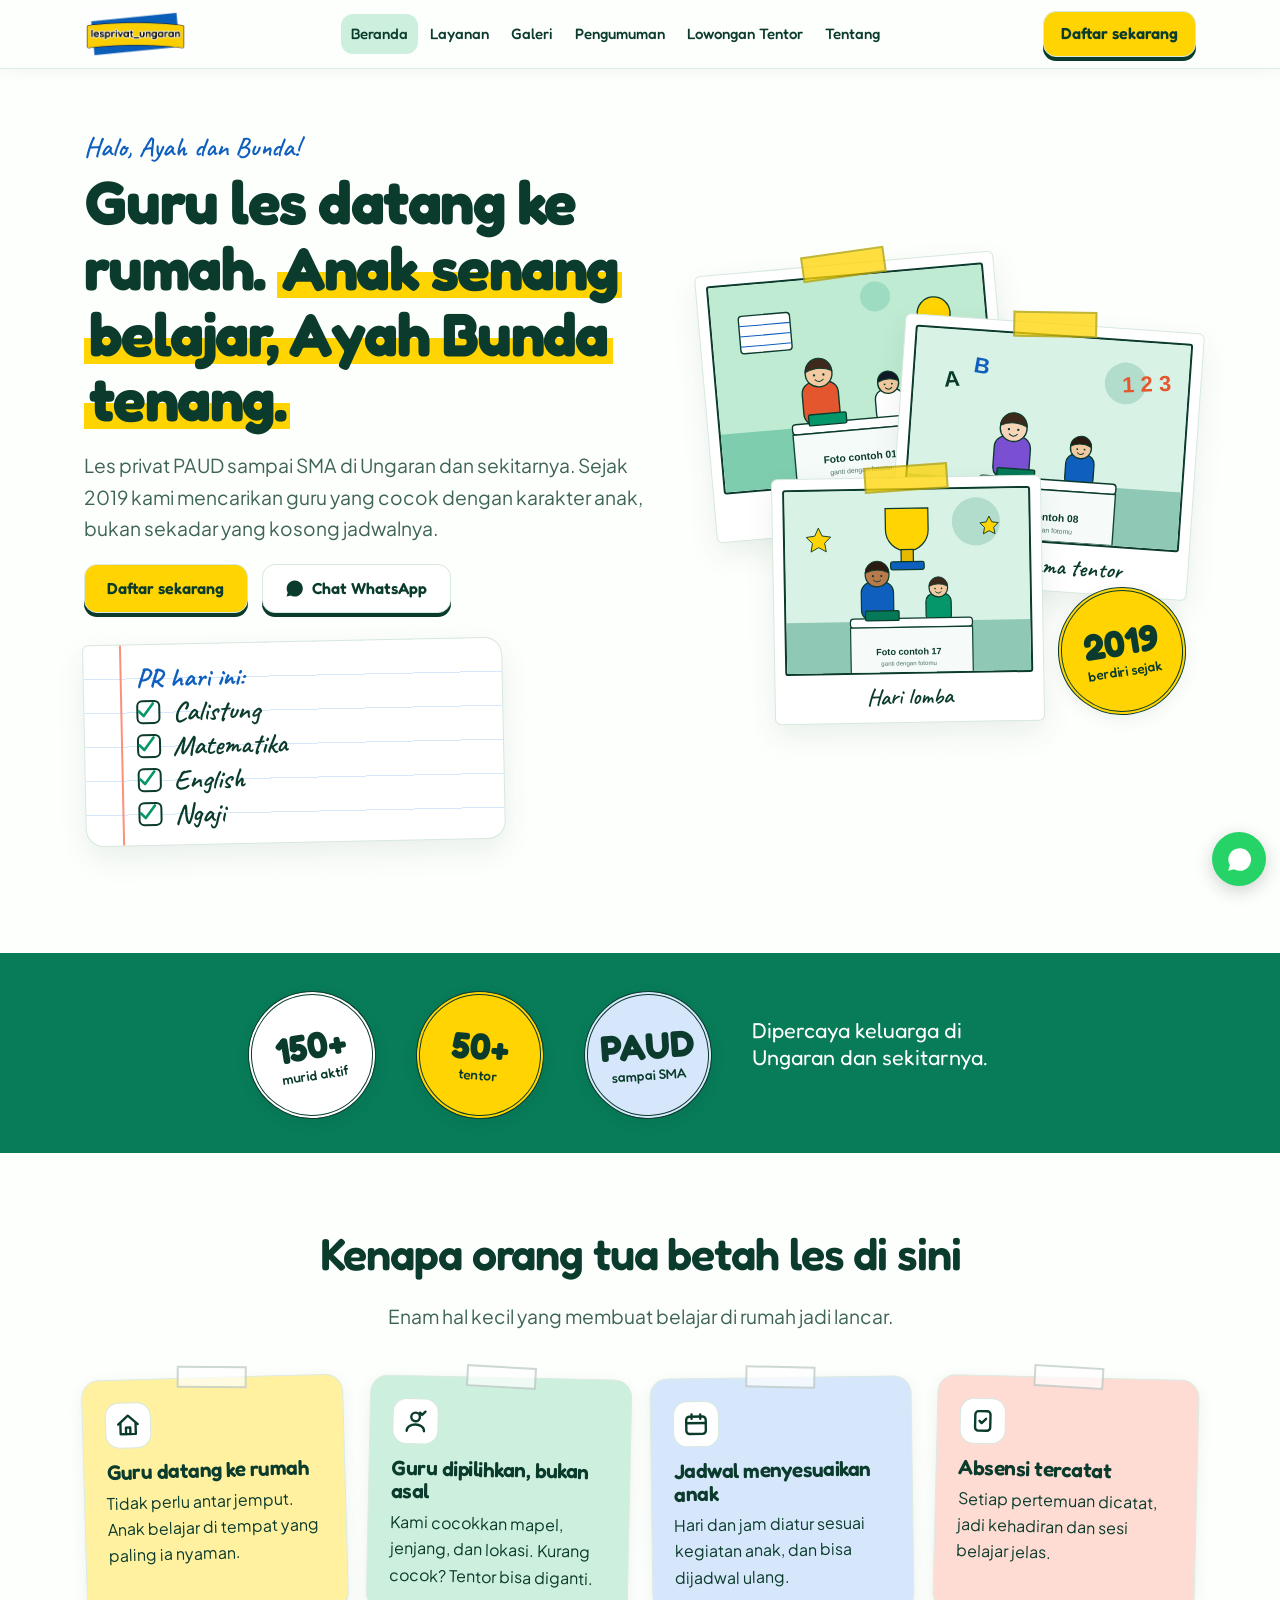
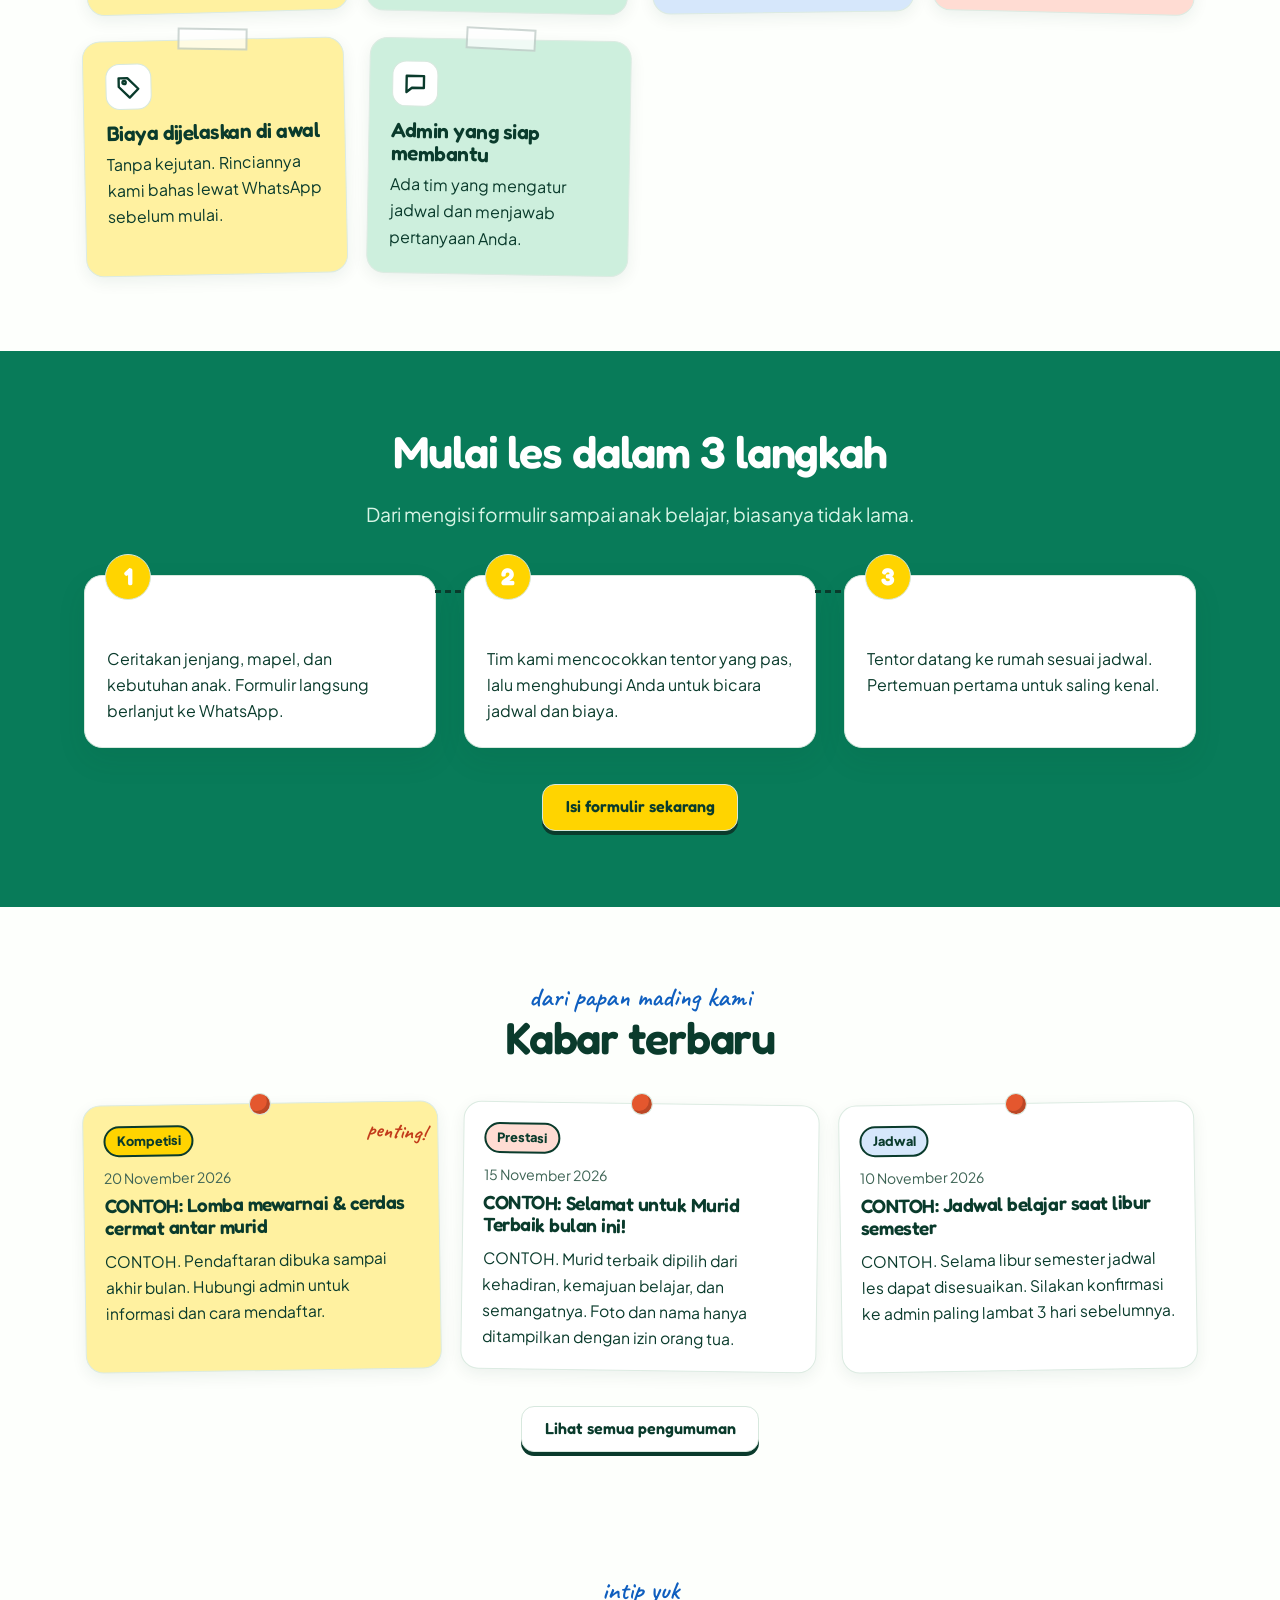
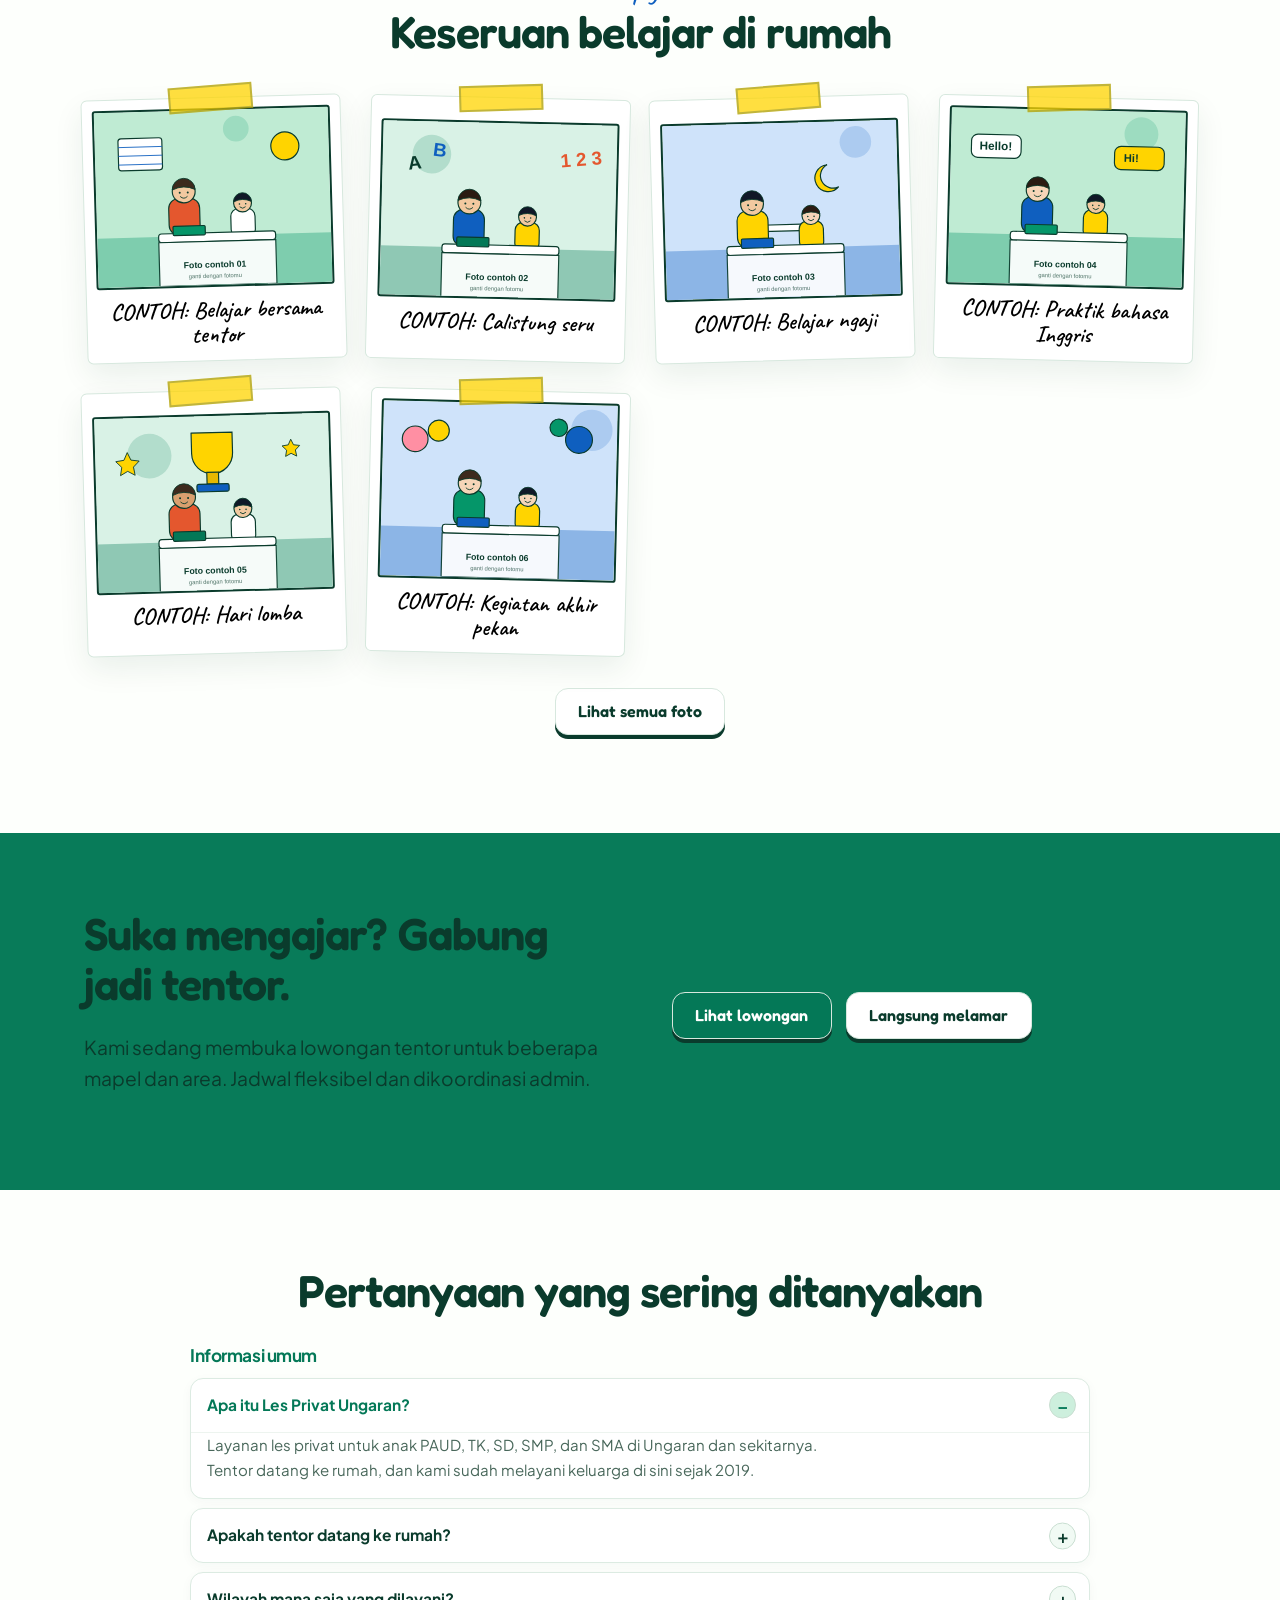
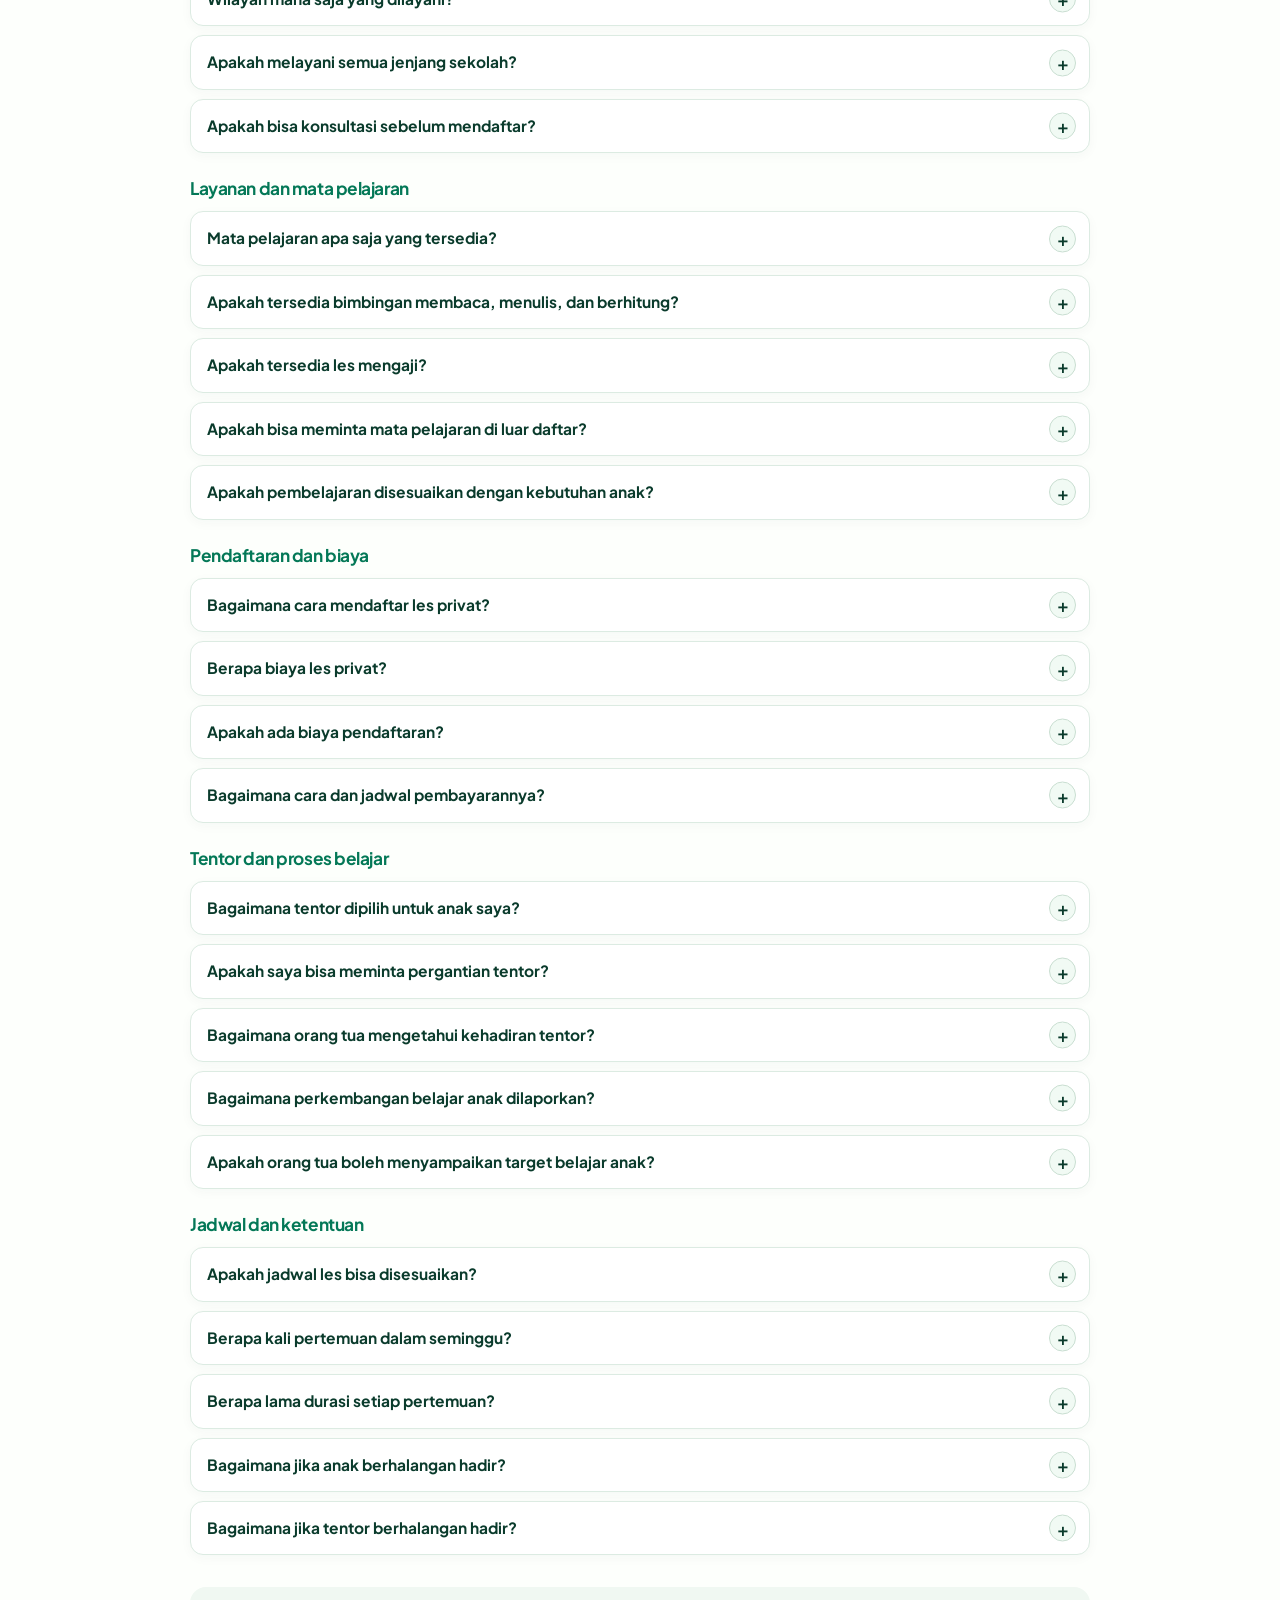
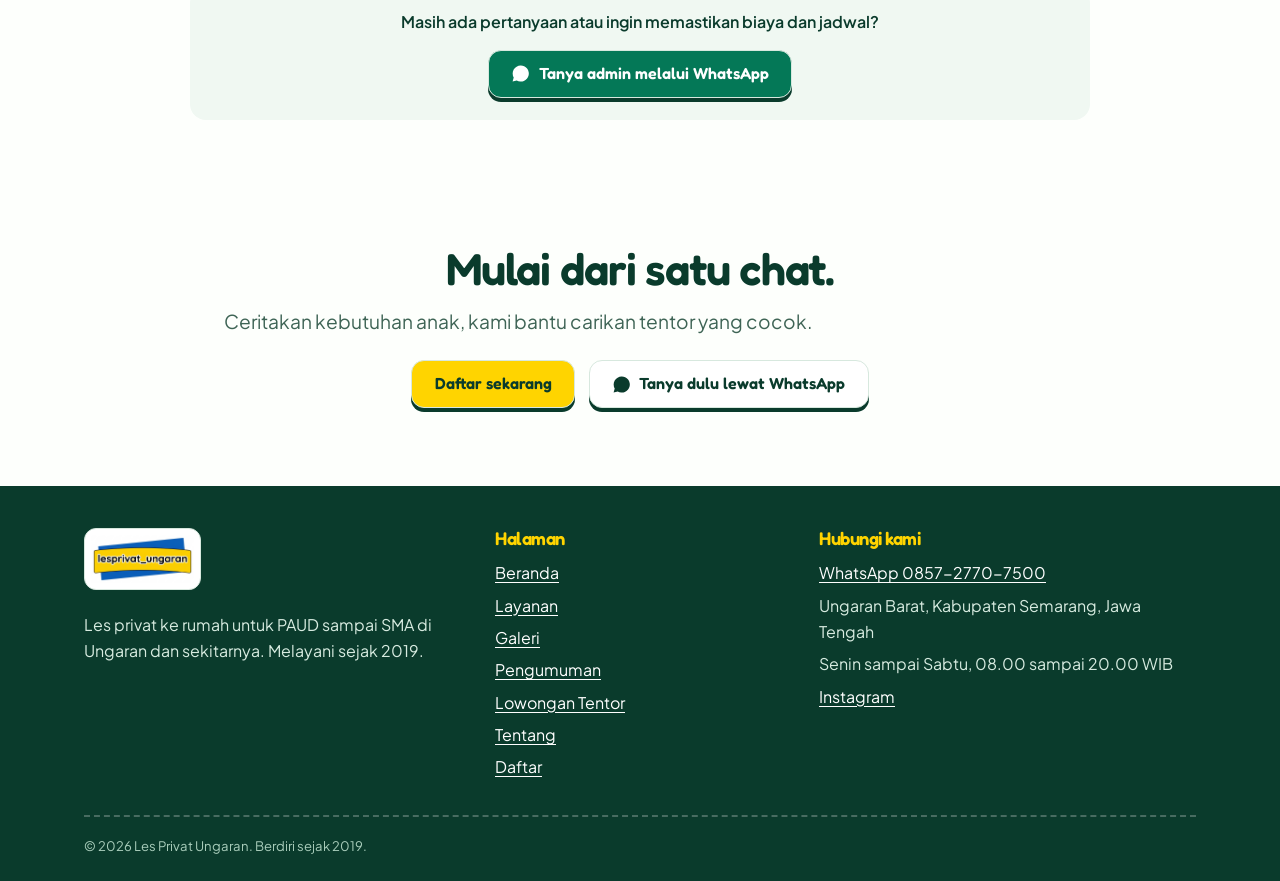
<file: index.html>
<!doctype html>
<html lang="id">
<head>
<meta charset="utf-8">
<meta name="viewport" content="width=device-width, initial-scale=1">
<title>Les Privat Ungaran | Guru Les Datang ke Rumah, PAUD sampai SMA</title>
<meta name="description" content="Les privat ke rumah di Ungaran dan sekitarnya untuk PAUD, TK, SD, SMP, dan SMA. Guru dipilihkan sesuai kebutuhan anak, jadwal fleksibel. Berdiri sejak 2019.">
<meta name="theme-color" content="#047857">
<meta property="og:type" content="website">
<meta property="og:title" content="Les Privat Ungaran | Guru Les Datang ke Rumah, PAUD sampai SMA">
<meta property="og:description" content="Les privat ke rumah di Ungaran dan sekitarnya untuk PAUD, TK, SD, SMP, dan SMA. Guru dipilihkan sesuai kebutuhan anak, jadwal fleksibel. Berdiri sejak 2019.">
<meta property="og:locale" content="id_ID">
<meta property="og:image" content="https://lesprivatungaran.my.id/assets/img/logo.png">
<link rel="icon" href="assets/img/favicon.svg" type="image/svg+xml">
<link rel="preconnect" href="https://fonts.googleapis.com">
<link rel="preconnect" href="https://fonts.gstatic.com" crossorigin>
<link href="https://fonts.googleapis.com/css2?family=Caveat:wght@600;700&family=Fredoka:wght@500;600;700&family=Plus+Jakarta+Sans:wght@500;600;700;800&display=swap" rel="stylesheet">
<link rel="stylesheet" href="assets/css/style.css">
<script type="application/ld+json">
{"@context":"https://schema.org","@type":"EducationalOrganization","name":"Les Privat Ungaran","url":"https://lesprivatungaran.my.id","description":"Les privat ke rumah untuk PAUD sampai SMA di Ungaran dan sekitarnya.","foundingDate":"2019","areaServed":"Ungaran, Kabupaten Semarang","address":{"@type":"PostalAddress","addressLocality":"Ungaran","addressRegion":"Jawa Tengah","addressCountry":"ID"}}
</script>
</head>
<body data-page="index">
<main id="isi">
<section class="hero">
 <div class="wrap hero-grid">
  <div>
   <span class="hand">Halo, Ayah dan Bunda!</span>
   <h1>Guru les datang ke rumah. <span class="marker">Anak senang belajar, Ayah Bunda tenang.</span></h1>
   <p class="lead">Les privat PAUD sampai SMA di Ungaran dan sekitarnya. Sejak <span data-site="sejak">2019</span> kami mencarikan guru yang cocok dengan karakter anak, bukan sekadar yang kosong jadwalnya.</p>
   <div class="btn-row">
    <a class="btn" href="daftar.html">Daftar sekarang</a>
    <a class="btn btn-white" data-wa="Halo, saya ingin bertanya tentang les privat." href="#">Chat WhatsApp</a>
   </div>
   <div class="pr-sheet" aria-label="Contoh mata pelajaran">
    <p class="pr-title">PR hari ini:</p>
    <ul class="pr-list">
     <li><span class="pr-check"><svg viewBox="0 0 34 34"><path d="M6 19l8 8L30 6"/></svg></span>Calistung</li>
     <li><span class="pr-check"><svg viewBox="0 0 34 34"><path d="M6 19l8 8L30 6"/></svg></span>Matematika</li>
     <li><span class="pr-check"><svg viewBox="0 0 34 34"><path d="M6 19l8 8L30 6"/></svg></span>English</li>
     <li><span class="pr-check"><svg viewBox="0 0 34 34"><path d="M6 19l8 8L30 6"/></svg></span>Ngaji</li>
    </ul>
   </div>
  </div>
  <div class="stack" data-render="galeri-hero" aria-label="Foto kegiatan belajar">
   <div class="stamp"><b data-site="sejak">2019</b><small>berdiri sejak</small></div>
  </div>
 </div>
</section>

<section class="band">
 <div class="wrap stamps">
  <div class="stamp"><b><span data-site="murid">150</span>+</b><small>murid aktif</small></div>
  <div class="stamp"><b><span data-site="tentor">50</span>+</b><small>tentor</small></div>
  <div class="stamp"><b>PAUD</b><small>sampai SMA</small></div>
  <p class="stamp-text">Dipercaya keluarga di Ungaran dan sekitarnya.</p>
 </div>
</section>

<section class="section">
 <div class="wrap">
  <div class="center">
   <h2>Kenapa orang tua betah les di sini</h2>
   <p class="lead">Enam hal kecil yang membuat belajar di rumah jadi lancar.</p>
  </div>
  <div class="notes">
   <div class="note"><div class="ico"><svg viewBox="0 0 24 24" aria-hidden="true"><path d="M3 11l9-8 9 8"/><path d="M5 10v10h14V10"/><path d="M10 20v-6h4v6"/></svg></div><h3>Guru datang ke rumah</h3><p>Tidak perlu antar jemput. Anak belajar di tempat yang paling ia nyaman.</p></div>
   <div class="note"><div class="ico"><svg viewBox="0 0 24 24" aria-hidden="true"><circle cx="12" cy="8" r="4"/><path d="M4 21c0-4 4-6 8-6s8 2 8 6"/><path d="M16 4l2 2 3-3" /></svg></div><h3>Guru dipilihkan, bukan asal</h3><p>Kami cocokkan mapel, jenjang, dan lokasi. Kurang cocok? Tentor bisa diganti.</p></div>
   <div class="note"><div class="ico"><svg viewBox="0 0 24 24" aria-hidden="true"><rect x="3" y="5" width="18" height="16" rx="3"/><path d="M8 3v4M16 3v4M3 11h18"/></svg></div><h3>Jadwal menyesuaikan anak</h3><p>Hari dan jam diatur sesuai kegiatan anak, dan bisa dijadwal ulang.</p></div>
   <div class="note"><div class="ico"><svg viewBox="0 0 24 24" aria-hidden="true"><rect x="5" y="3" width="14" height="18" rx="3"/><path d="M9 12l2 2 4-4"/></svg></div><h3>Absensi tercatat</h3><p>Setiap pertemuan dicatat, jadi kehadiran dan sesi belajar jelas.</p></div>
   <div class="note"><div class="ico"><svg viewBox="0 0 24 24" aria-hidden="true"><path d="M3 12V4h8l10 10-8 8z"/><circle cx="8" cy="8" r="1.5"/></svg></div><h3>Biaya dijelaskan di awal</h3><p>Tanpa kejutan. Rinciannya kami bahas lewat WhatsApp sebelum mulai.</p></div>
   <div class="note"><div class="ico"><svg viewBox="0 0 24 24" aria-hidden="true"><path d="M4 5h16v11H9l-5 4z"/></svg></div><h3>Admin yang siap membantu</h3><p>Ada tim yang mengatur jadwal dan menjawab pertanyaan Anda.</p></div>
  </div>
 </div>
</section>

<section class="band section">
 <div class="wrap center">
  <h2>Mulai les dalam 3 langkah</h2>
  <p class="lead">Dari mengisi formulir sampai anak belajar, biasanya tidak lama.</p>
  <ol class="steps" style="text-align:left;--n:3">
   <li><h3>Isi formulir</h3><p style="color:var(--ink)">Ceritakan jenjang, mapel, dan kebutuhan anak. Formulir langsung berlanjut ke WhatsApp.</p></li>
   <li><h3>Kami carikan tentor</h3><p style="color:var(--ink)">Tim kami mencocokkan tentor yang pas, lalu menghubungi Anda untuk bicara jadwal dan biaya.</p></li>
   <li><h3>Belajar dimulai</h3><p style="color:var(--ink)">Tentor datang ke rumah sesuai jadwal. Pertemuan pertama untuk saling kenal.</p></li>
  </ol>
  <div class="btn-row" style="justify-content:center;margin-top:36px"><a class="btn" href="daftar.html">Isi formulir sekarang</a></div>
 </div>
</section>

<section class="section">
 <div class="wrap">
  <div class="center">
   <span class="hand">dari papan mading kami</span>
   <h2>Kabar terbaru</h2>
  </div>
  <div class="mading" data-render="pengumuman-terbaru"></div>
  <div class="btn-row" style="justify-content:center;margin-top:34px"><a class="btn btn-white" href="pengumuman.html">Lihat semua pengumuman</a></div>
 </div>
</section>

<section class="section-tight">
 <div class="wrap">
  <div class="center">
   <span class="hand">intip yuk</span>
   <h2>Keseruan belajar di rumah</h2>
  </div>
  <div class="preview-grid" data-render="galeri-preview"></div>
  <div class="btn-row" style="justify-content:center;margin-top:34px"><a class="btn btn-white" href="galeri.html">Lihat semua foto</a></div>
 </div>
</section>

<section class="band band-yellow section" style="margin-top:50px">
 <div class="wrap two-col" style="align-items:center">
  <div>
   <h2>Suka mengajar? Gabung jadi tentor.</h2>
   <p class="lead" style="color:var(--ink)">Kami sedang membuka lowongan tentor untuk beberapa mapel dan area. Jadwal fleksibel dan dikoordinasi admin.</p>
  </div>
  <div class="btn-row" style="justify-content:flex-start"><a class="btn btn-green" href="lowongan.html">Lihat lowongan</a><a class="btn btn-white" href="daftar.html#tentor">Langsung melamar</a></div>
 </div>
</section>

<section class="section">
 <div class="wrap">
  <div class="center"><h2>Pertanyaan yang sering ditanyakan</h2></div>
  <div class="faq" data-render="faq"></div>
 </div>
</section>

<section class="section-tight">
 <div class="wrap cta-block">
  <h2>Mulai dari satu chat.</h2>
  <p class="lead">Ceritakan kebutuhan anak, kami bantu carikan tentor yang cocok.</p>
  <div class="btn-row"><a class="btn" href="daftar.html">Daftar sekarang</a><a class="btn btn-white" data-wa="Halo, saya ingin bertanya tentang les privat." href="#">Tanya dulu lewat WhatsApp</a></div>
 </div>
</section>
</main>
<script src="data/site.js"></script>
<script src="assets/js/main.js"></script>
</body>
</html>
</file>
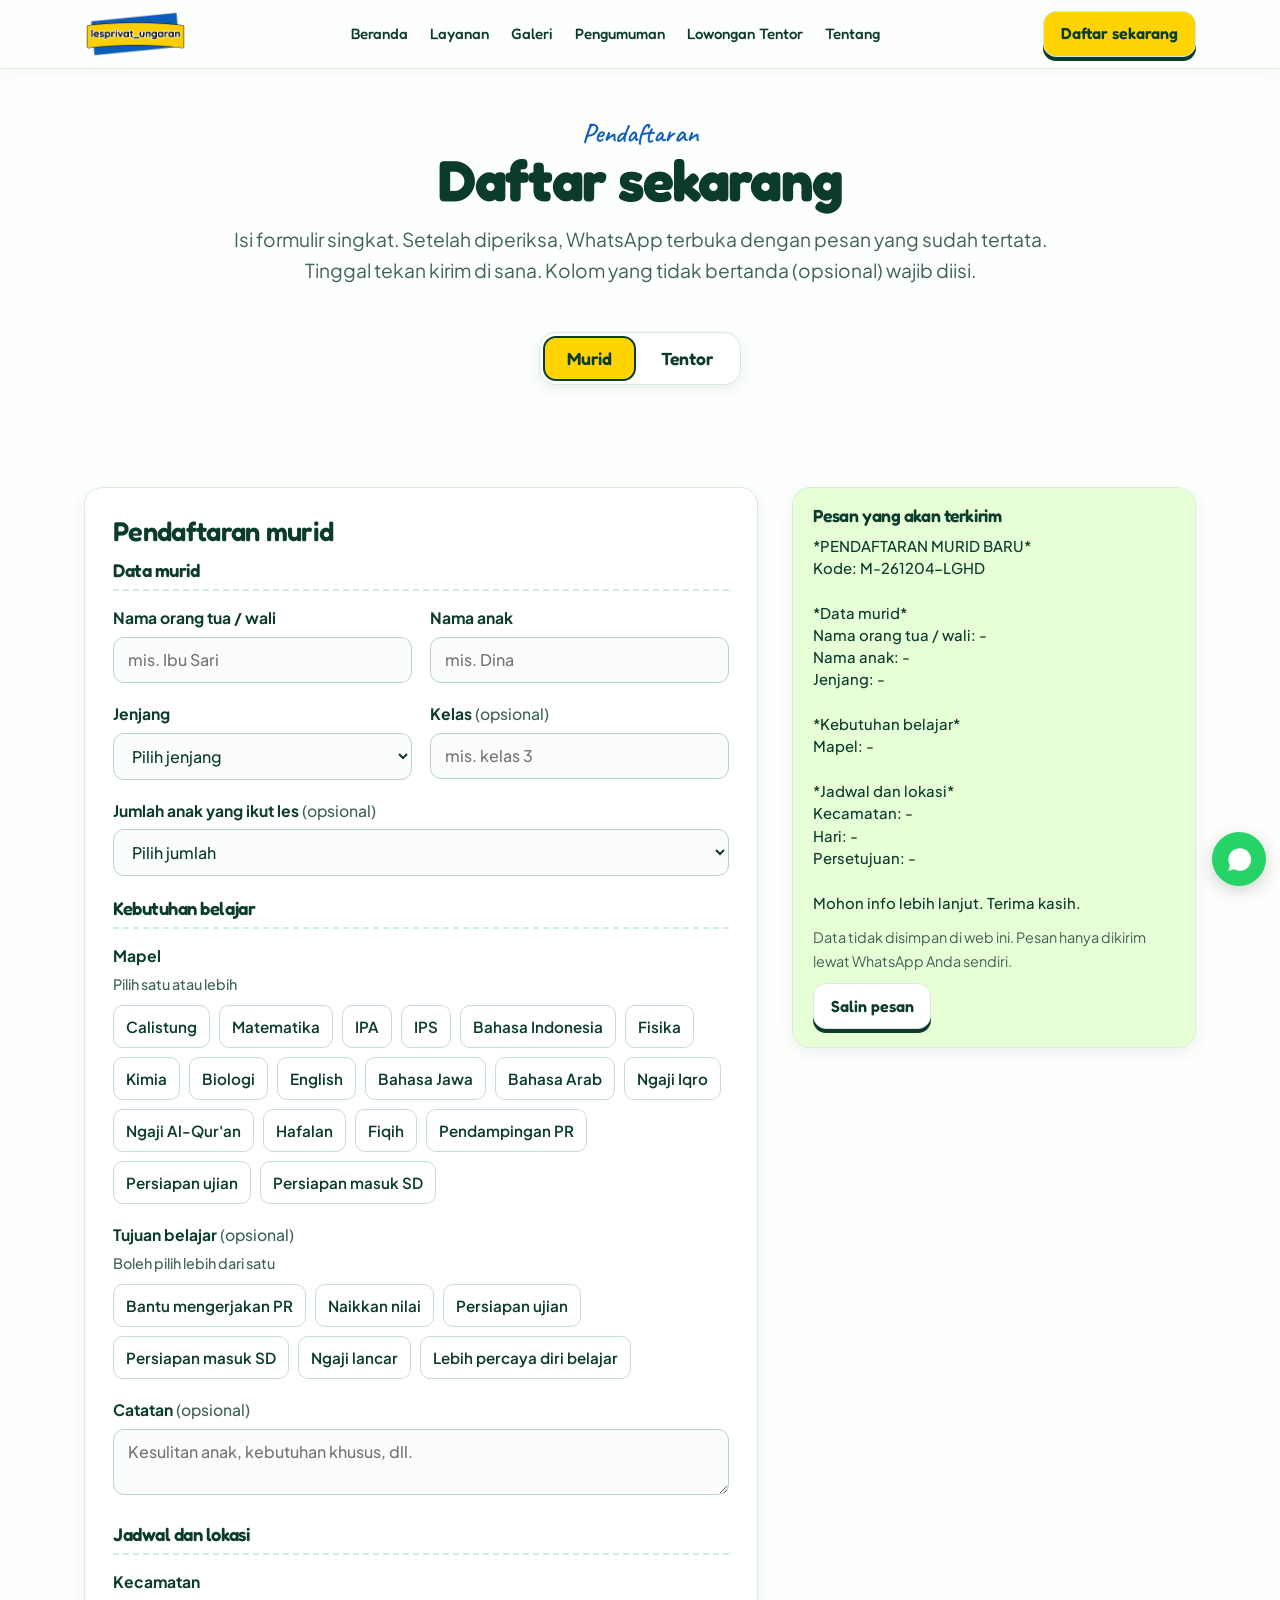
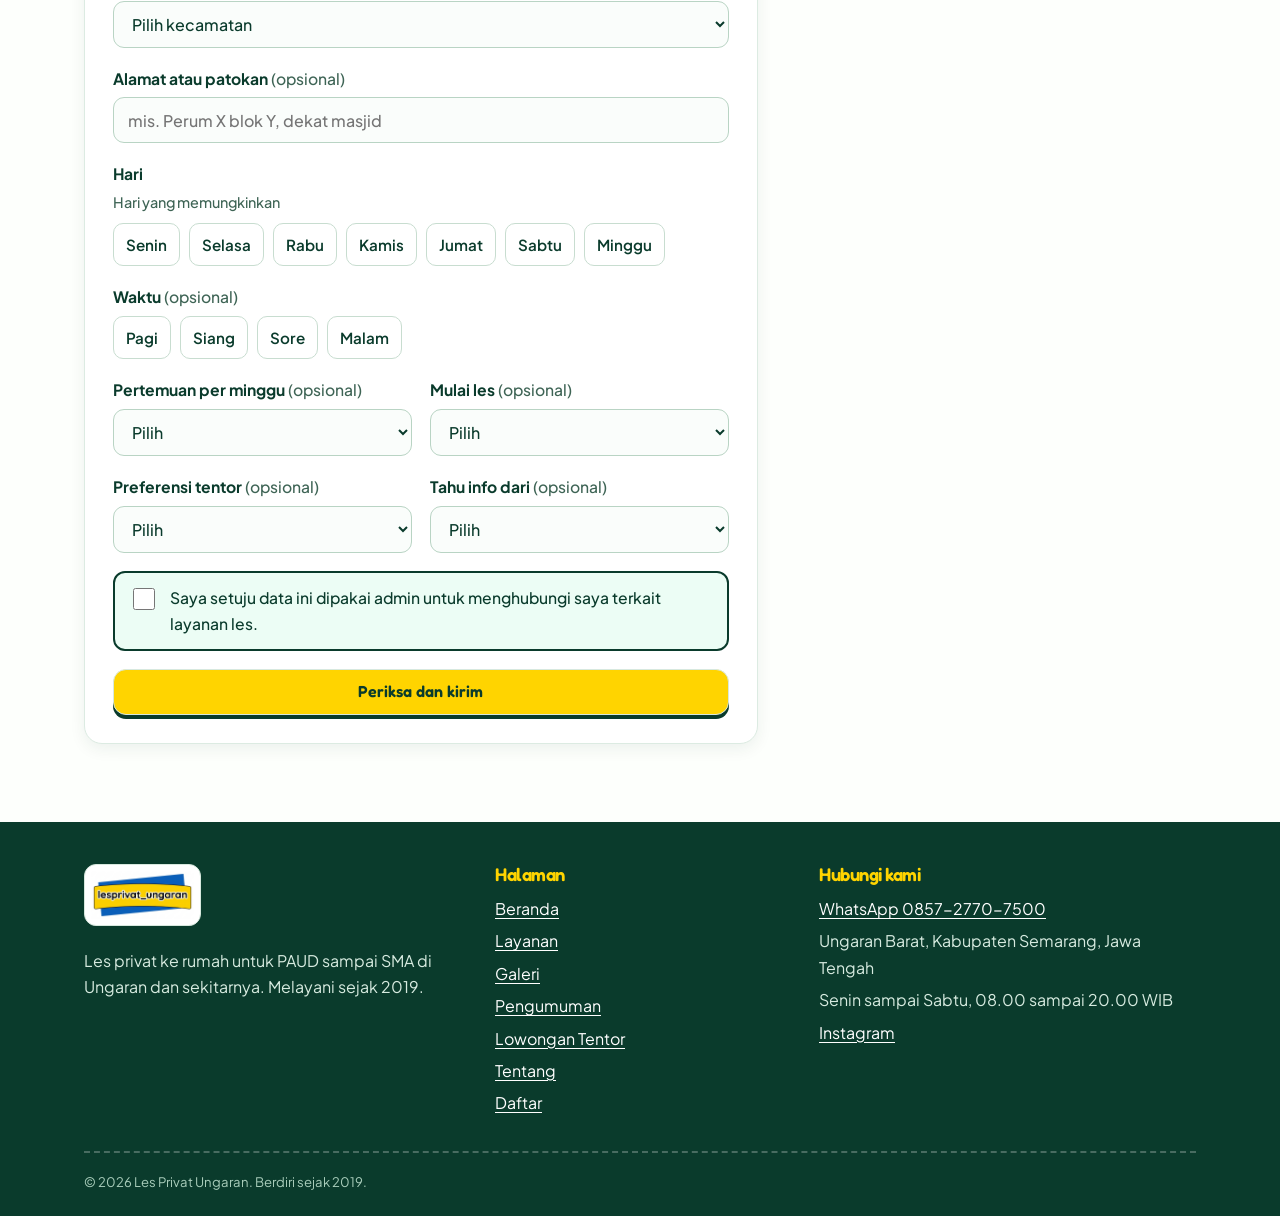
<file: daftar.html>
<!doctype html>
<html lang="id">
<head>
<meta charset="utf-8">
<meta name="viewport" content="width=device-width, initial-scale=1">
<title>Daftar Les Privat atau Jadi Tentor | Les Privat Ungaran</title>
<meta name="description" content="Daftar les privat untuk anak atau lamar jadi tentor. Isi formulir, lalu lanjut ke WhatsApp dengan pesan yang sudah tertata.">
<meta name="theme-color" content="#047857">
<meta property="og:type" content="website">
<meta property="og:title" content="Daftar Les Privat atau Jadi Tentor | Les Privat Ungaran">
<meta property="og:description" content="Daftar les privat untuk anak atau lamar jadi tentor. Isi formulir, lalu lanjut ke WhatsApp dengan pesan yang sudah tertata.">
<meta property="og:locale" content="id_ID">
<meta property="og:image" content="https://lesprivatungaran.my.id/assets/img/logo.png">
<link rel="icon" href="assets/img/favicon.svg" type="image/svg+xml">
<link rel="preconnect" href="https://fonts.googleapis.com">
<link rel="preconnect" href="https://fonts.gstatic.com" crossorigin>
<link href="https://fonts.googleapis.com/css2?family=Caveat:wght@600;700&family=Fredoka:wght@500;600;700&family=Plus+Jakarta+Sans:wght@500;600;700;800&display=swap" rel="stylesheet">
<link rel="stylesheet" href="assets/css/style.css">
</head>
<body data-page="daftar">
<main id="isi">
<section class="page-head"><div class="wrap center">
 <span class="hand crumb">Pendaftaran</span>
 <h1>Daftar sekarang</h1>
 <p class="lead">Isi formulir singkat. Setelah diperiksa, WhatsApp terbuka dengan pesan yang sudah tertata. Tinggal tekan kirim di sana. Kolom yang tidak bertanda (opsional) wajib diisi.</p>
 <div class="tabs" role="tablist" aria-label="Jenis pendaftaran">
  <button class="tab" role="tab" type="button" data-tab="murid" aria-selected="true">Murid</button>
  <button class="tab" role="tab" type="button" data-tab="tentor" aria-selected="false">Tentor</button>
 </div>
</div></section>

<section class="section-tight"><div class="wrap form-layout">
 <div>
  <div class="form-paper" data-panel="murid">
   <h2>Pendaftaran murid</h2>
   <form data-wa-form data-prefix="M" data-title="PENDAFTARAN MURID BARU" data-next="Admin menghubungi Anda lewat WhatsApp untuk mencarikan tentor dan membahas jadwal serta biaya." novalidate>
 <div class="form-error" role="alert" hidden></div>
 <input type="text" class="hp" name="website" tabindex="-1" autocomplete="off" aria-hidden="true">
 <section data-step data-step-title="Data murid"><h3 class="step-title">Data murid</h3>
  <div class="row2"><div class="field"><label for="ortu">Nama orang tua / wali</label><input type="text" id="ortu" name="ortu" data-label="Nama orang tua / wali" placeholder="mis. Ibu Sari" required></div><div class="field"><label for="anak">Nama anak</label><input type="text" id="anak" name="anak" data-label="Nama anak" placeholder="mis. Dina" required></div></div>
  <div class="row2"><div class="field"><label for="jenjang">Jenjang</label><select id="jenjang" name="jenjang" data-label="Jenjang" required><option value="">Pilih jenjang</option><option>PAUD</option><option>TK</option><option>SD</option><option>SMP</option><option>SMA</option></select></div><div class="field"><label for="kelas">Kelas <span class="opt">(opsional)</span></label><input type="text" id="kelas" name="kelas" data-label="Kelas" placeholder="mis. kelas 3"></div></div>
  <div class="field"><label for="jumlah">Jumlah anak yang ikut les <span class="opt">(opsional)</span></label><select id="jumlah" name="jumlah" data-label="Jumlah anak yang ikut les"><option value="">Pilih jumlah</option><option>1 anak</option><option>2 anak</option><option>3 anak</option><option>4 anak atau lebih</option></select></div>
 </section>
 <section data-step data-step-title="Kebutuhan belajar"><h3 class="step-title">Kebutuhan belajar</h3>
  <div class="field"><span class="lbl" id="l-mapel">Mapel</span><span class="hint">Pilih satu atau lebih</span><div class="check-chips" role="group" aria-labelledby="l-mapel" data-chips data-name="mapel" data-label="Mapel" data-source="mapel" data-required></div></div>
  <div class="field"><span class="lbl" id="l-tujuan">Tujuan belajar <span class="opt">(opsional)</span></span><span class="hint">Boleh pilih lebih dari satu</span><div class="check-chips" role="group" aria-labelledby="l-tujuan" data-chips data-name="tujuan" data-label="Tujuan belajar" data-source="tujuan"></div></div>
  <div class="field"><label for="catatan">Catatan <span class="opt">(opsional)</span></label><textarea id="catatan" name="catatan" data-label="Catatan" placeholder="Kesulitan anak, kebutuhan khusus, dll."></textarea></div>
 </section>
 <section data-step data-step-title="Jadwal dan lokasi"><h3 class="step-title">Jadwal dan lokasi</h3>
  <div class="field"><label for="kecamatan">Kecamatan</label><select id="kecamatan" name="kecamatan" data-label="Kecamatan" data-source="kecamatan" data-ph="Pilih kecamatan" data-extra="Di luar Kabupaten Semarang" required></select></div>
  <div class="field"><label for="alamat">Alamat atau patokan <span class="opt">(opsional)</span></label><input type="text" id="alamat" name="alamat" data-label="Alamat atau patokan" placeholder="mis. Perum X blok Y, dekat masjid"></div>
  <div class="field"><span class="lbl" id="l-hari">Hari</span><span class="hint">Hari yang memungkinkan</span><div class="check-chips" role="group" aria-labelledby="l-hari" data-chips data-name="hari" data-label="Hari" data-options="Senin|Selasa|Rabu|Kamis|Jumat|Sabtu|Minggu" data-required></div></div>
  <div class="field"><span class="lbl" id="l-waktu">Waktu <span class="opt">(opsional)</span></span><div class="check-chips" role="group" aria-labelledby="l-waktu" data-chips data-name="waktu" data-label="Waktu" data-options="Pagi|Siang|Sore|Malam"></div></div>
  <div class="row2"><div class="field"><label for="freq">Pertemuan per minggu <span class="opt">(opsional)</span></label><select id="freq" name="freq" data-label="Pertemuan per minggu"><option value="">Pilih</option><option>1 kali</option><option>2 kali</option><option>3 kali</option><option>4 kali atau lebih</option><option>Belum tahu</option></select></div><div class="field"><label for="mulai">Mulai les <span class="opt">(opsional)</span></label><select id="mulai" name="mulai" data-label="Mulai les"><option value="">Pilih</option><option>Secepatnya</option><option>Dalam 1 sampai 2 minggu</option><option>Bulan depan</option><option>Belum pasti</option></select></div></div>
  <div class="row2"><div class="field"><label for="pref">Preferensi tentor <span class="opt">(opsional)</span></label><select id="pref" name="pref" data-label="Preferensi tentor"><option value="">Pilih</option><option>Bebas</option><option>Perempuan</option><option>Laki-laki</option></select></div><div class="field"><label for="sumber">Tahu info dari <span class="opt">(opsional)</span></label><select id="sumber" name="sumber" data-label="Tahu info dari" data-source="sumber" data-ph="Pilih"></select></div></div>
  <div class="field consent"><input type="checkbox" id="setuju" name="setuju" data-label="Persetujuan" required><label for="setuju">Saya setuju data ini dipakai admin untuk menghubungi saya terkait layanan les.</label></div>
 </section>
</form>
  </div>
  <div class="form-paper" data-panel="tentor" hidden>
   <h2>Lamaran tentor</h2>
   <form data-wa-form data-prefix="T" data-title="LAMARAN TENTOR" data-next="Admin menghubungi Anda lewat WhatsApp untuk wawancara dan langkah berikutnya." novalidate>
 <div class="form-error" role="alert" hidden></div>
 <input type="text" class="hp" name="website" tabindex="-1" autocomplete="off" aria-hidden="true">
 <section data-step data-step-title="Data diri"><h3 class="step-title">Data diri</h3>
  <div class="row2"><div class="field"><label for="nama">Nama lengkap</label><input type="text" id="nama" name="nama" data-label="Nama lengkap" placeholder="" required></div><div class="field"><label for="jk">Jenis kelamin</label><select id="jk" name="jk" data-label="Jenis kelamin" required><option value="">Pilih</option><option>Perempuan</option><option>Laki-laki</option></select></div></div>
  <div class="row2"><div class="field"><label for="domisili">Domisili</label><input type="text" id="domisili" name="domisili" data-label="Domisili" placeholder="mis. Desa X, Ungaran Barat" required></div><div class="field"><label for="posisi">Posisi yang dilamar <span class="opt">(opsional)</span></label><input type="text" id="posisi" name="posisi" data-label="Posisi yang dilamar" placeholder="mis. Tentor Matematika"></div></div>
 </section>
 <section data-step data-step-title="Pendidikan dan pengalaman"><h3 class="step-title">Pendidikan dan pengalaman</h3>
  <div class="field"><label for="status">Status</label><select id="status" name="status" data-label="Status" data-source="statusTentor" data-ph="Pilih status" required></select></div>
  <div class="field"><label for="kampus">Kampus / jurusan <span class="opt">(opsional)</span></label><input type="text" id="kampus" name="kampus" data-label="Kampus / jurusan" placeholder="Jika sedang atau sudah kuliah"></div>
  <div class="field"><span class="lbl" id="l-mapelt">Mapel dikuasai</span><div class="check-chips" role="group" aria-labelledby="l-mapelt" data-chips data-name="mapelt" data-label="Mapel dikuasai" data-source="mapel" data-required></div></div>
  <div class="field"><span class="lbl" id="l-jenj">Jenjang yang bisa diajar</span><div class="check-chips" role="group" aria-labelledby="l-jenj" data-chips data-name="jenj" data-label="Jenjang yang bisa diajar" data-options="PAUD|TK|SD|SMP|SMA" data-required></div></div>
  <div class="field"><label for="pengalaman">Pengalaman mengajar <span class="opt">(opsional)</span></label><textarea id="pengalaman" name="pengalaman" data-label="Pengalaman mengajar" placeholder="Ceritakan singkat. Jika belum ada, tidak apa-apa."></textarea></div>
  <div class="field"><label for="cv">Tautan CV <span class="opt">(opsional)</span></label><input type="text" id="cv" name="cv" data-label="Tautan CV" placeholder="Tempel link Google Drive (opsional)"></div>
  <p class="hint">Dokumen seperti KTP dan ijazah tidak diminta di sini. Admin akan memintanya lewat WhatsApp pada tahap berikutnya.</p>
 </section>
 <section data-step data-step-title="Area, jadwal, dan persetujuan"><h3 class="step-title">Area, jadwal, dan persetujuan</h3>
  <div class="field"><span class="lbl" id="l-area">Area mengajar</span><span class="hint">Kecamatan yang bisa Anda jangkau, boleh lebih dari satu</span><div class="check-chips" role="group" aria-labelledby="l-area" data-chips data-name="area" data-label="Area mengajar" data-source="kecamatan" data-required></div></div>
  <div class="field"><span class="lbl" id="l-harit">Hari tersedia</span><div class="check-chips" role="group" aria-labelledby="l-harit" data-chips data-name="harit" data-label="Hari tersedia" data-options="Senin|Selasa|Rabu|Kamis|Jumat|Sabtu|Minggu" data-required></div></div>
  <div class="field"><span class="lbl" id="l-waktut">Waktu tersedia <span class="opt">(opsional)</span></span><div class="check-chips" role="group" aria-labelledby="l-waktut" data-chips data-name="waktut" data-label="Waktu tersedia" data-options="Pagi|Siang|Sore|Malam"></div></div>
  <div class="row2"><div class="field"><label for="kendaraan">Kendaraan <span class="opt">(opsional)</span></label><select id="kendaraan" name="kendaraan" data-label="Kendaraan"><option value="">Pilih</option><option>Motor</option><option>Mobil</option><option>Tidak ada</option></select></div><div class="field"><label for="sumbert">Tahu info dari <span class="opt">(opsional)</span></label><select id="sumbert" name="sumbert" data-label="Tahu info dari" data-source="sumber" data-ph="Pilih"></select></div></div>
  <div class="aturan"><h4>Aturan keselamatan anak</h4><ul class="plain-list" data-render="aturan-tentor"></ul></div>
  <div class="field consent"><input type="checkbox" id="setujut" name="setujut" data-label="Verifikasi identitas dan aturan keselamatan anak" required><label for="setujut">Saya bersedia diverifikasi identitasnya dan mengikuti aturan keselamatan anak di atas.</label></div>
  <div class="field consent"><input type="checkbox" id="wawancara" name="wawancara" data-label="Wawancara dan demo mengajar" required><label for="wawancara">Saya bersedia mengikuti wawancara dan demo mengajar singkat.</label></div>
 </section>
</form>
  </div>
 </div>

 <aside class="preview" aria-label="Pratinjau pesan WhatsApp">
  <h3>Pesan yang akan terkirim</h3>
  <pre data-preview></pre>
  <p class="small" data-privasi></p>
  <button type="button" class="btn btn-sm btn-white" data-copy style="margin-top:10px">Salin pesan</button>
 </aside>
</div></section>
</main>
<script src="data/site.js"></script>
<script src="assets/js/main.js"></script>
<script src="assets/js/form.js"></script>
</body>
</html>
</file>
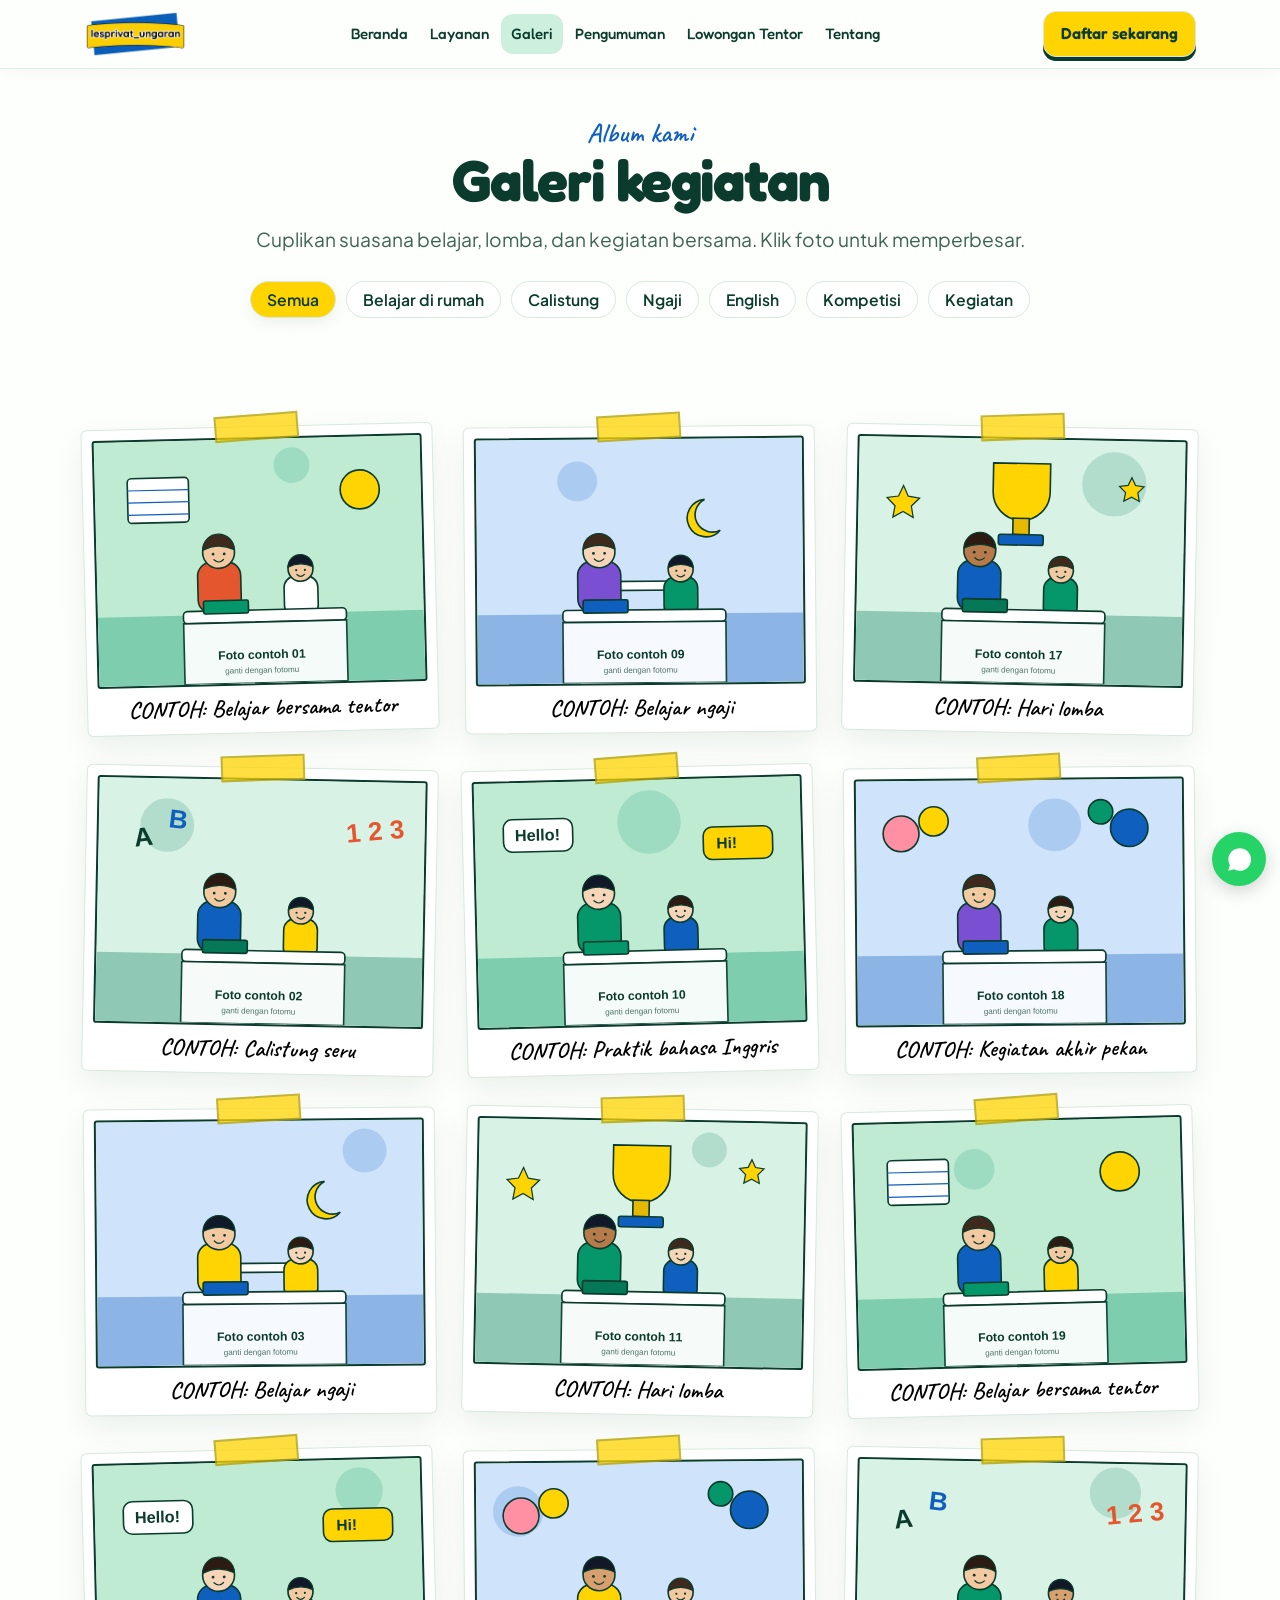
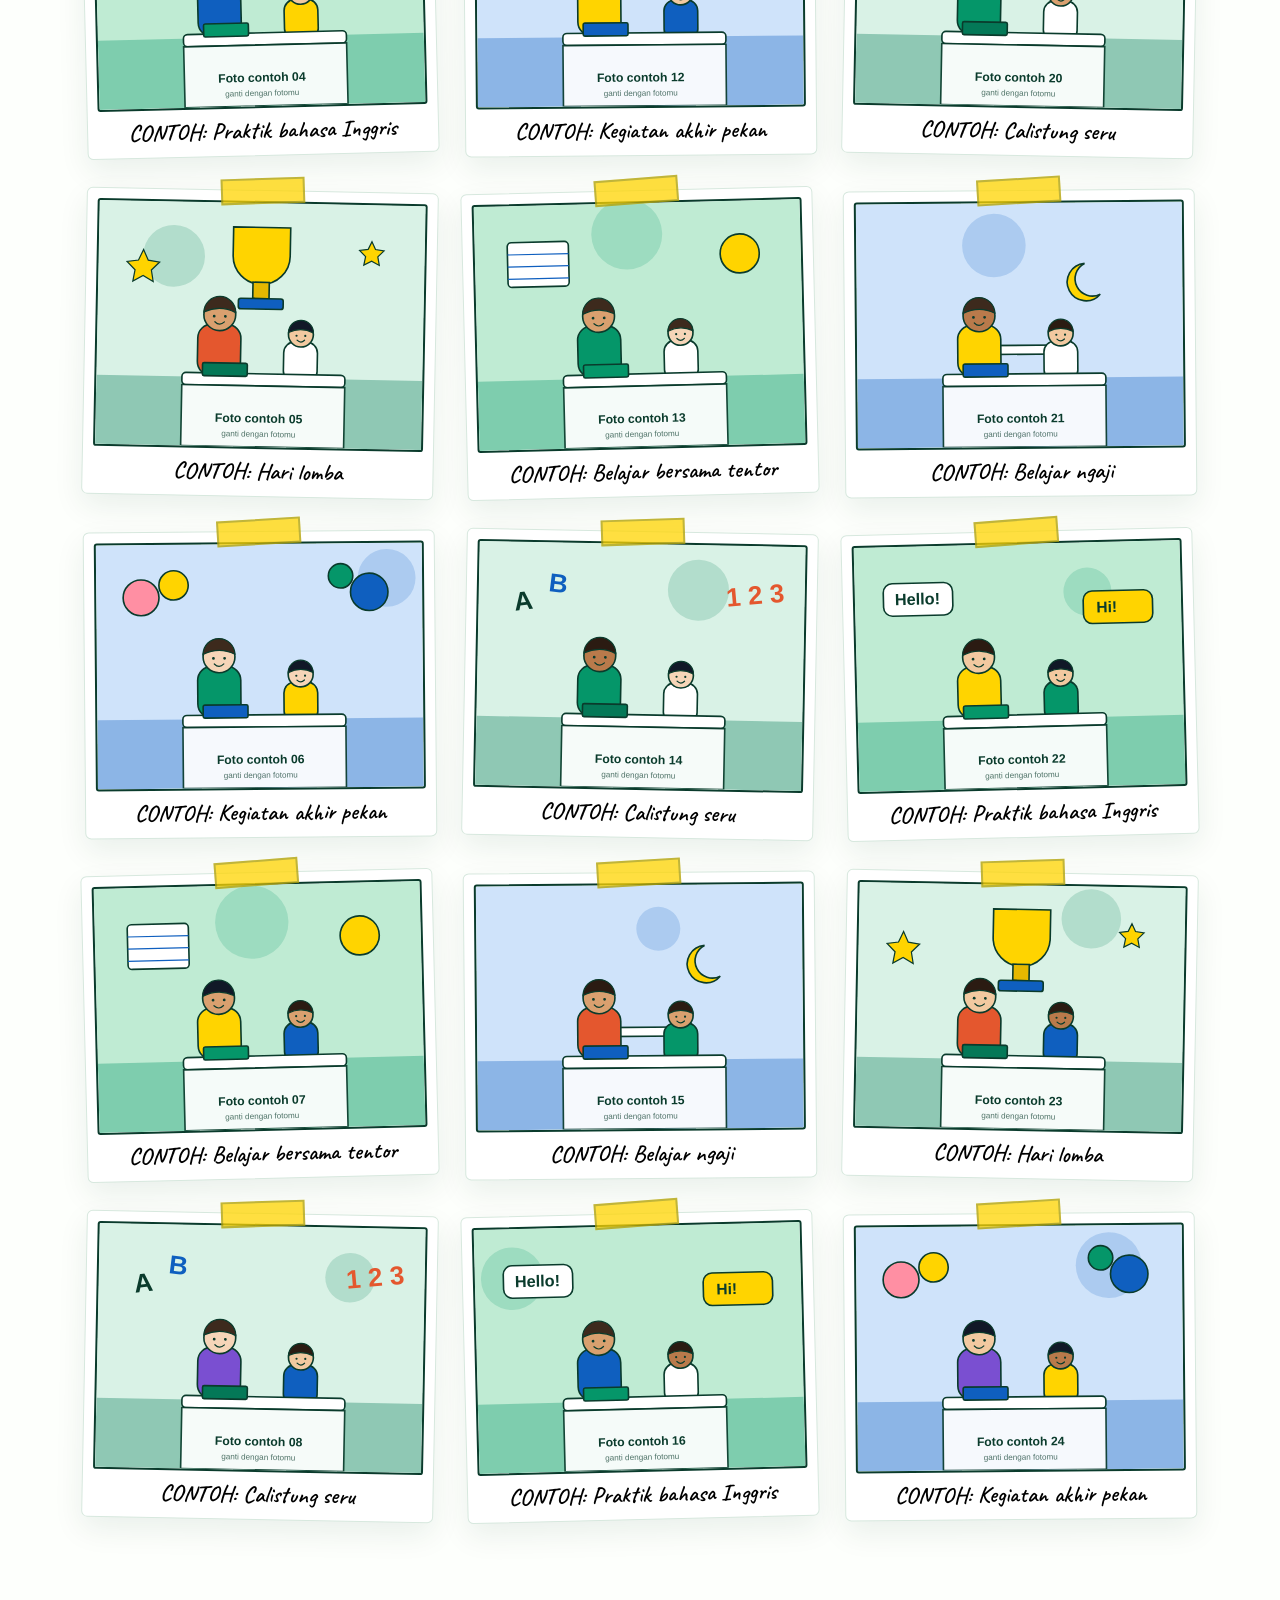
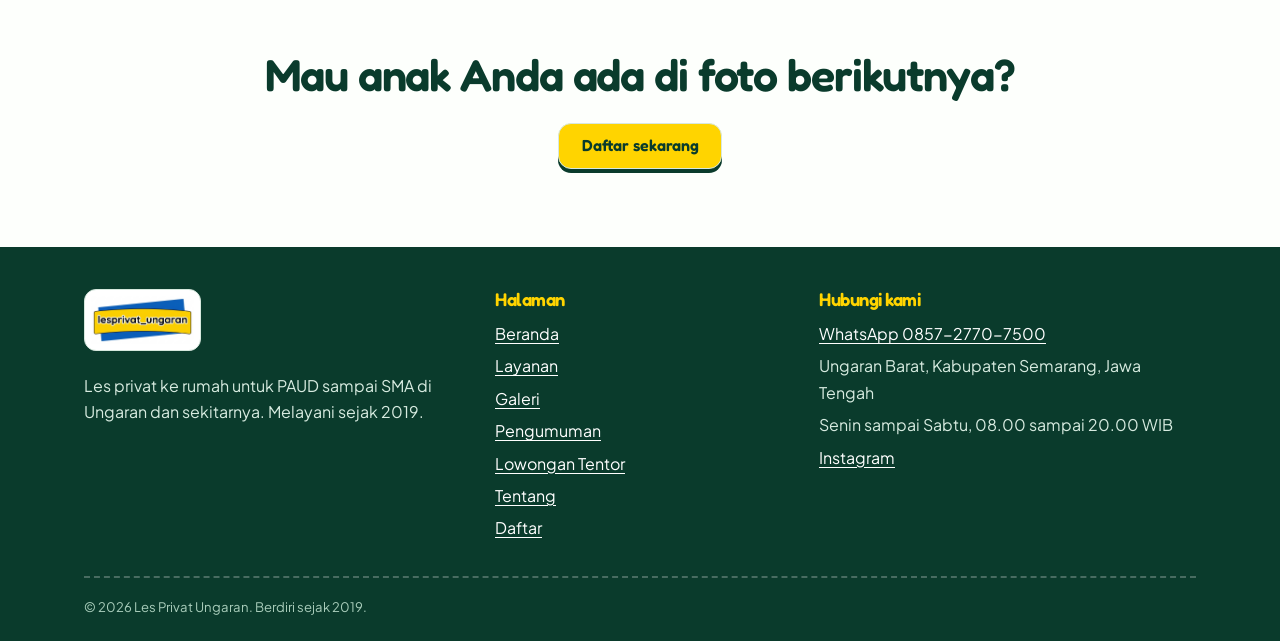
<file: galeri.html>
<!doctype html>
<html lang="id">
<head>
<meta charset="utf-8">
<meta name="viewport" content="width=device-width, initial-scale=1">
<title>Galeri Kegiatan Belajar | Les Privat Ungaran</title>
<meta name="description" content="Foto kegiatan belajar, lomba, dan keseruan bersama murid dan tentor Les Privat Ungaran.">
<meta name="theme-color" content="#047857">
<meta property="og:type" content="website">
<meta property="og:title" content="Galeri Kegiatan Belajar | Les Privat Ungaran">
<meta property="og:description" content="Foto kegiatan belajar, lomba, dan keseruan bersama murid dan tentor Les Privat Ungaran.">
<meta property="og:locale" content="id_ID">
<meta property="og:image" content="https://lesprivatungaran.my.id/assets/img/logo.png">
<link rel="icon" href="assets/img/favicon.svg" type="image/svg+xml">
<link rel="preconnect" href="https://fonts.googleapis.com">
<link rel="preconnect" href="https://fonts.gstatic.com" crossorigin>
<link href="https://fonts.googleapis.com/css2?family=Caveat:wght@600;700&family=Fredoka:wght@500;600;700&family=Plus+Jakarta+Sans:wght@500;600;700;800&display=swap" rel="stylesheet">
<link rel="stylesheet" href="assets/css/style.css">
</head>
<body data-page="galeri">
<main id="isi">
<section class="page-head"><div class="wrap center">
 <span class="hand crumb">Album kami</span>
 <h1>Galeri kegiatan</h1>
 <p class="lead">Cuplikan suasana belajar, lomba, dan kegiatan bersama. Klik foto untuk memperbesar.</p>
 <div class="filters" id="filter-galeri" role="group" aria-label="Filter kategori foto"></div>
</div></section>
<section class="section-tight"><div class="wrap"><div class="gallery" data-render="galeri"></div></div></section>
<section class="section-tight"><div class="wrap cta-block">
 <h2>Mau anak Anda ada di foto berikutnya?</h2>
 <div class="btn-row"><a class="btn" href="daftar.html">Daftar sekarang</a></div>
</div></section>
</main>
<script src="data/site.js"></script>
<script src="assets/js/main.js"></script>
</body>
</html>
</file>
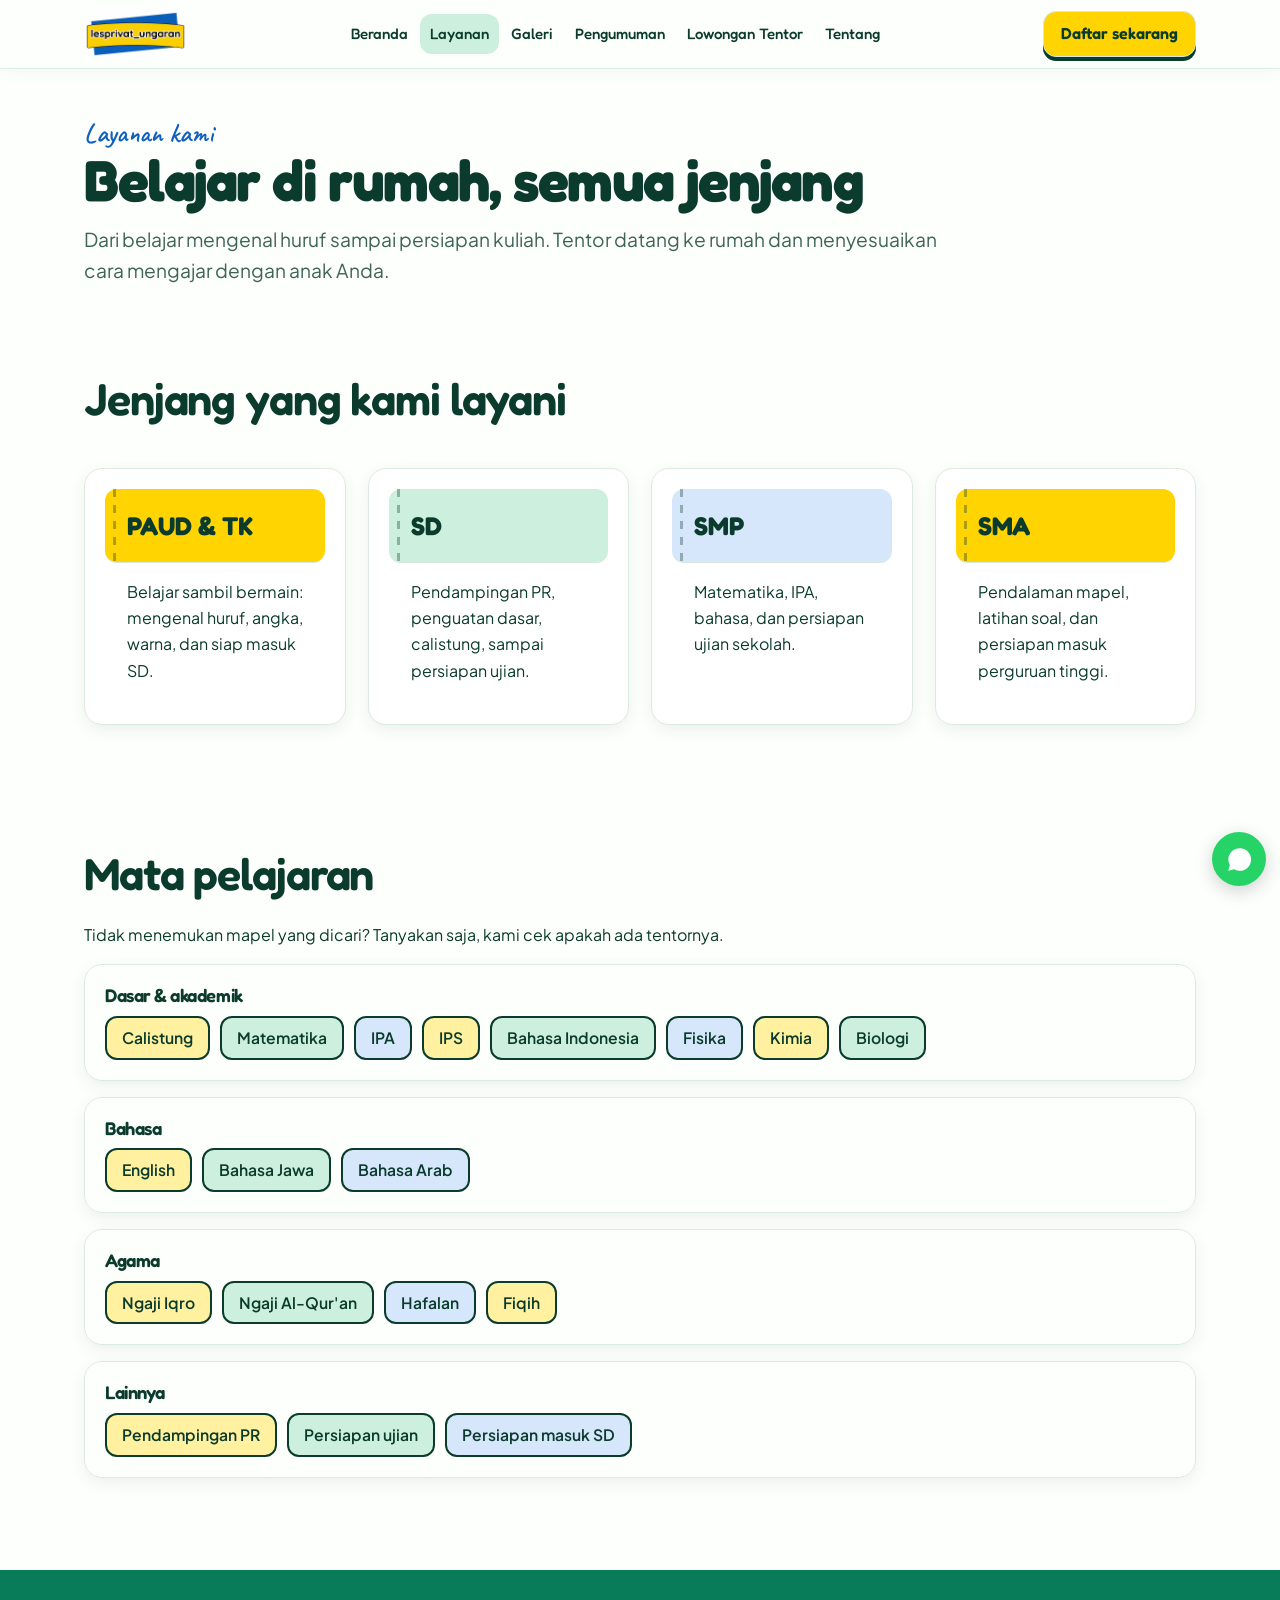
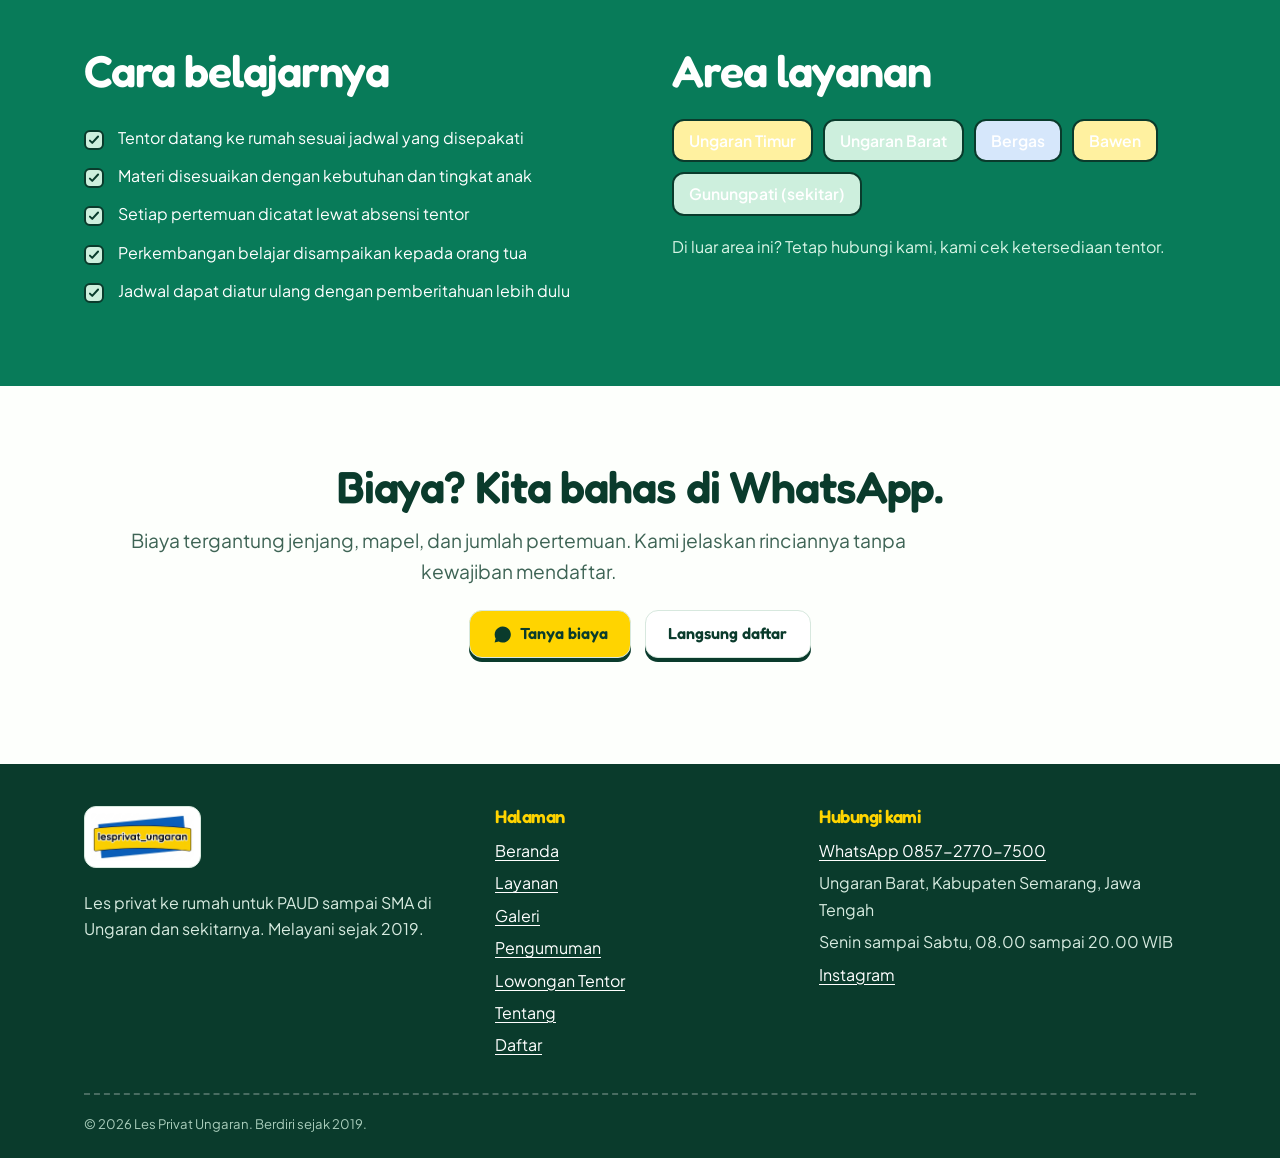
<file: layanan.html>
<!doctype html>
<html lang="id">
<head>
<meta charset="utf-8">
<meta name="viewport" content="width=device-width, initial-scale=1">
<title>Layanan Les Privat PAUD, SD, SMP, SMA di Ungaran | Les Privat Ungaran</title>
<meta name="description" content="Jenjang, mata pelajaran, dan area layanan les privat ke rumah di Ungaran. Calistung, Matematika, English, Ngaji, dan lainnya.">
<meta name="theme-color" content="#047857">
<meta property="og:type" content="website">
<meta property="og:title" content="Layanan Les Privat PAUD, SD, SMP, SMA di Ungaran | Les Privat Ungaran">
<meta property="og:description" content="Jenjang, mata pelajaran, dan area layanan les privat ke rumah di Ungaran. Calistung, Matematika, English, Ngaji, dan lainnya.">
<meta property="og:locale" content="id_ID">
<meta property="og:image" content="https://lesprivatungaran.my.id/assets/img/logo.png">
<link rel="icon" href="assets/img/favicon.svg" type="image/svg+xml">
<link rel="preconnect" href="https://fonts.googleapis.com">
<link rel="preconnect" href="https://fonts.gstatic.com" crossorigin>
<link href="https://fonts.googleapis.com/css2?family=Caveat:wght@600;700&family=Fredoka:wght@500;600;700&family=Plus+Jakarta+Sans:wght@500;600;700;800&display=swap" rel="stylesheet">
<link rel="stylesheet" href="assets/css/style.css">
</head>
<body data-page="layanan">
<main id="isi">
<section class="page-head"><div class="wrap">
 <span class="hand crumb">Layanan kami</span>
 <h1>Belajar di rumah, semua jenjang</h1>
 <p class="lead">Dari belajar mengenal huruf sampai persiapan kuliah. Tentor datang ke rumah dan menyesuaikan cara mengajar dengan anak Anda.</p>
</div></section>

<section class="section-tight"><div class="wrap">
 <h2>Jenjang yang kami layani</h2>
 <div class="levels" data-render="jenjang"></div>
</div></section>

<section class="section"><div class="wrap">
 <h2>Mata pelajaran</h2>
 <p>Tidak menemukan mapel yang dicari? Tanyakan saja, kami cek apakah ada tentornya.</p>
 <div data-render="mapel"></div>
</div></section>

<section class="band section"><div class="wrap two-col">
 <div>
  <h2>Cara belajarnya</h2>
  <ul class="plain-list" style="color:#fff">
   <li>Tentor datang ke rumah sesuai jadwal yang disepakati</li>
   <li>Materi disesuaikan dengan kebutuhan dan tingkat anak</li>
   <li>Setiap pertemuan dicatat lewat absensi tentor</li>
   <li>Perkembangan belajar disampaikan kepada orang tua</li>
   <li>Jadwal dapat diatur ulang dengan pemberitahuan lebih dulu</li>
  </ul>
 </div>
 <div>
  <h2>Area layanan</h2>
  <div class="chips" data-render="area" style="--x:0"></div>
  <p style="margin-top:18px;color:#D8F5E6">Di luar area ini? Tetap hubungi kami, kami cek ketersediaan tentor.</p>
 </div>
</div></section>

<section class="section"><div class="wrap cta-block">
 <h2>Biaya? Kita bahas di WhatsApp.</h2>
 <p class="lead">Biaya tergantung jenjang, mapel, dan jumlah pertemuan. Kami jelaskan rinciannya tanpa kewajiban mendaftar.</p>
 <div class="btn-row"><a class="btn" data-wa="Halo, saya ingin menanyakan biaya les privat." href="#">Tanya biaya</a><a class="btn btn-white" href="daftar.html">Langsung daftar</a></div>
</div></section>
</main>
<script src="data/site.js"></script>
<script src="assets/js/main.js"></script>
</body>
</html>
</file>
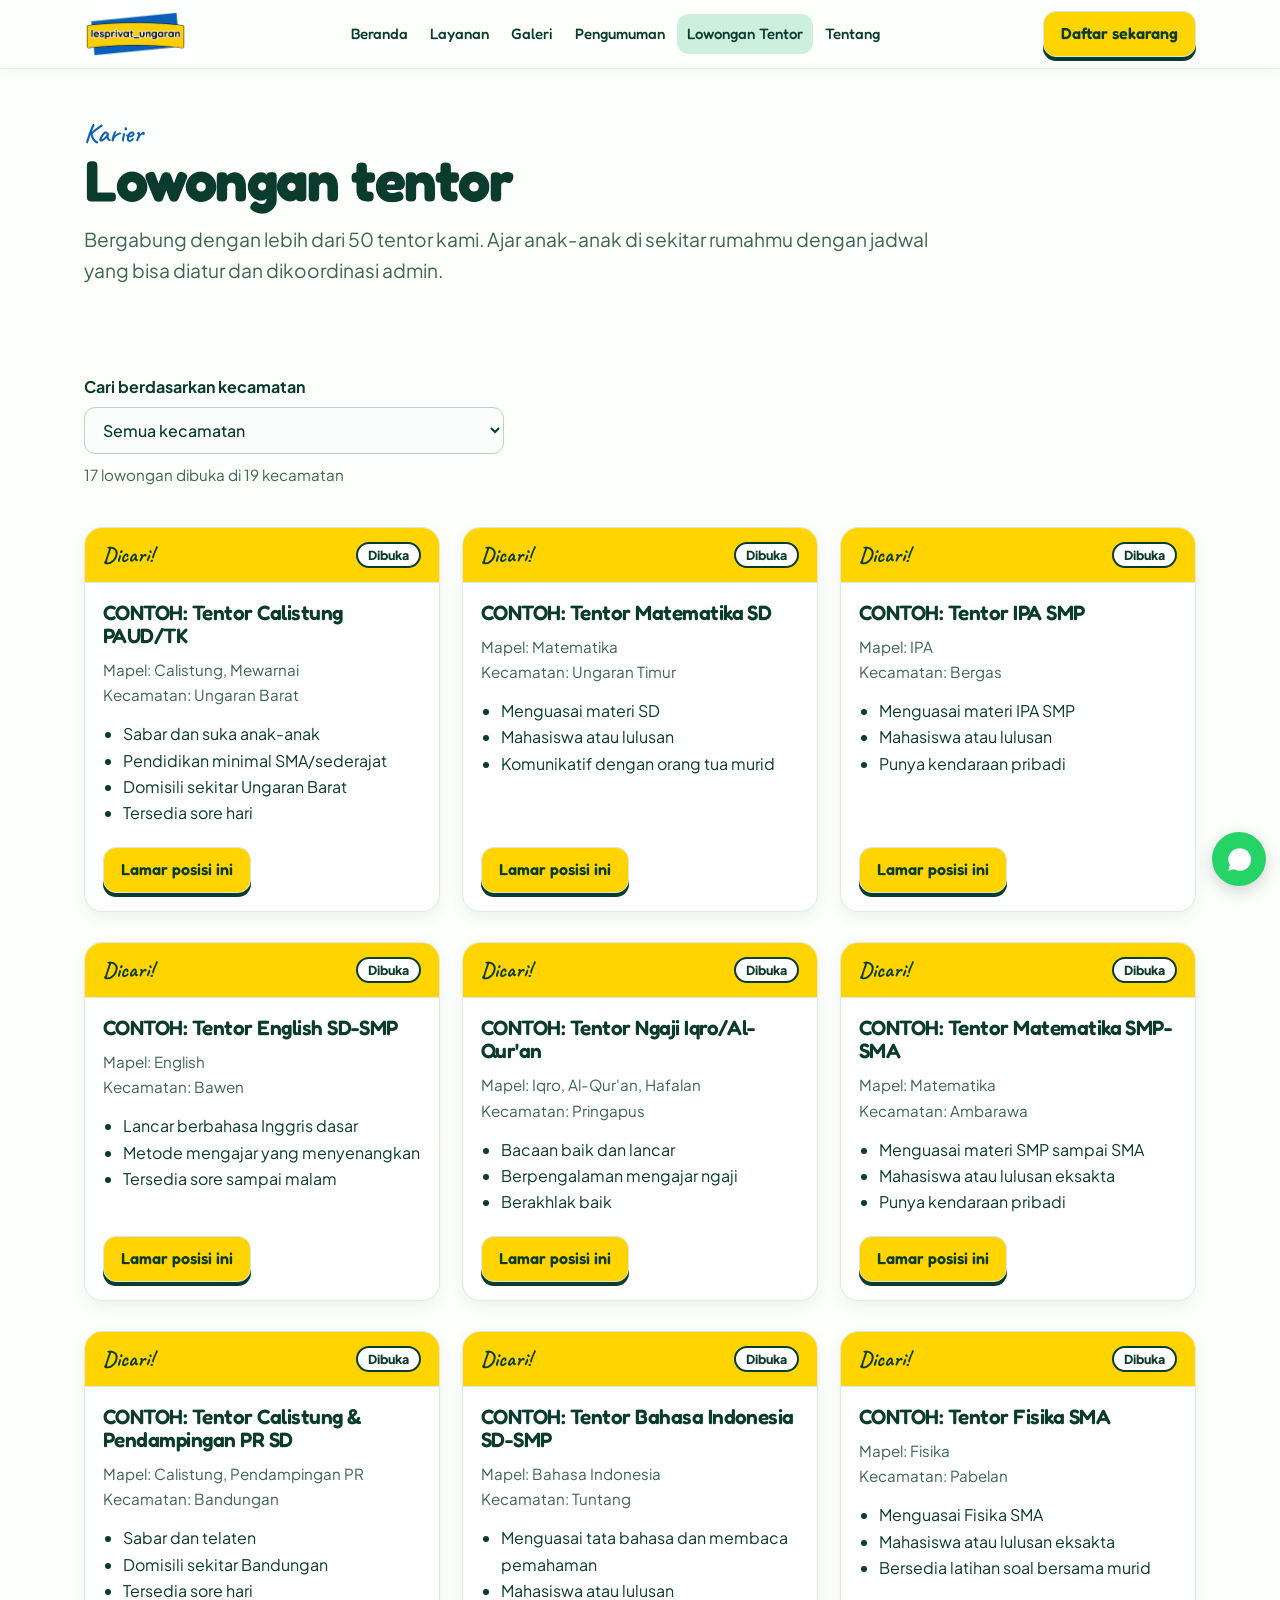
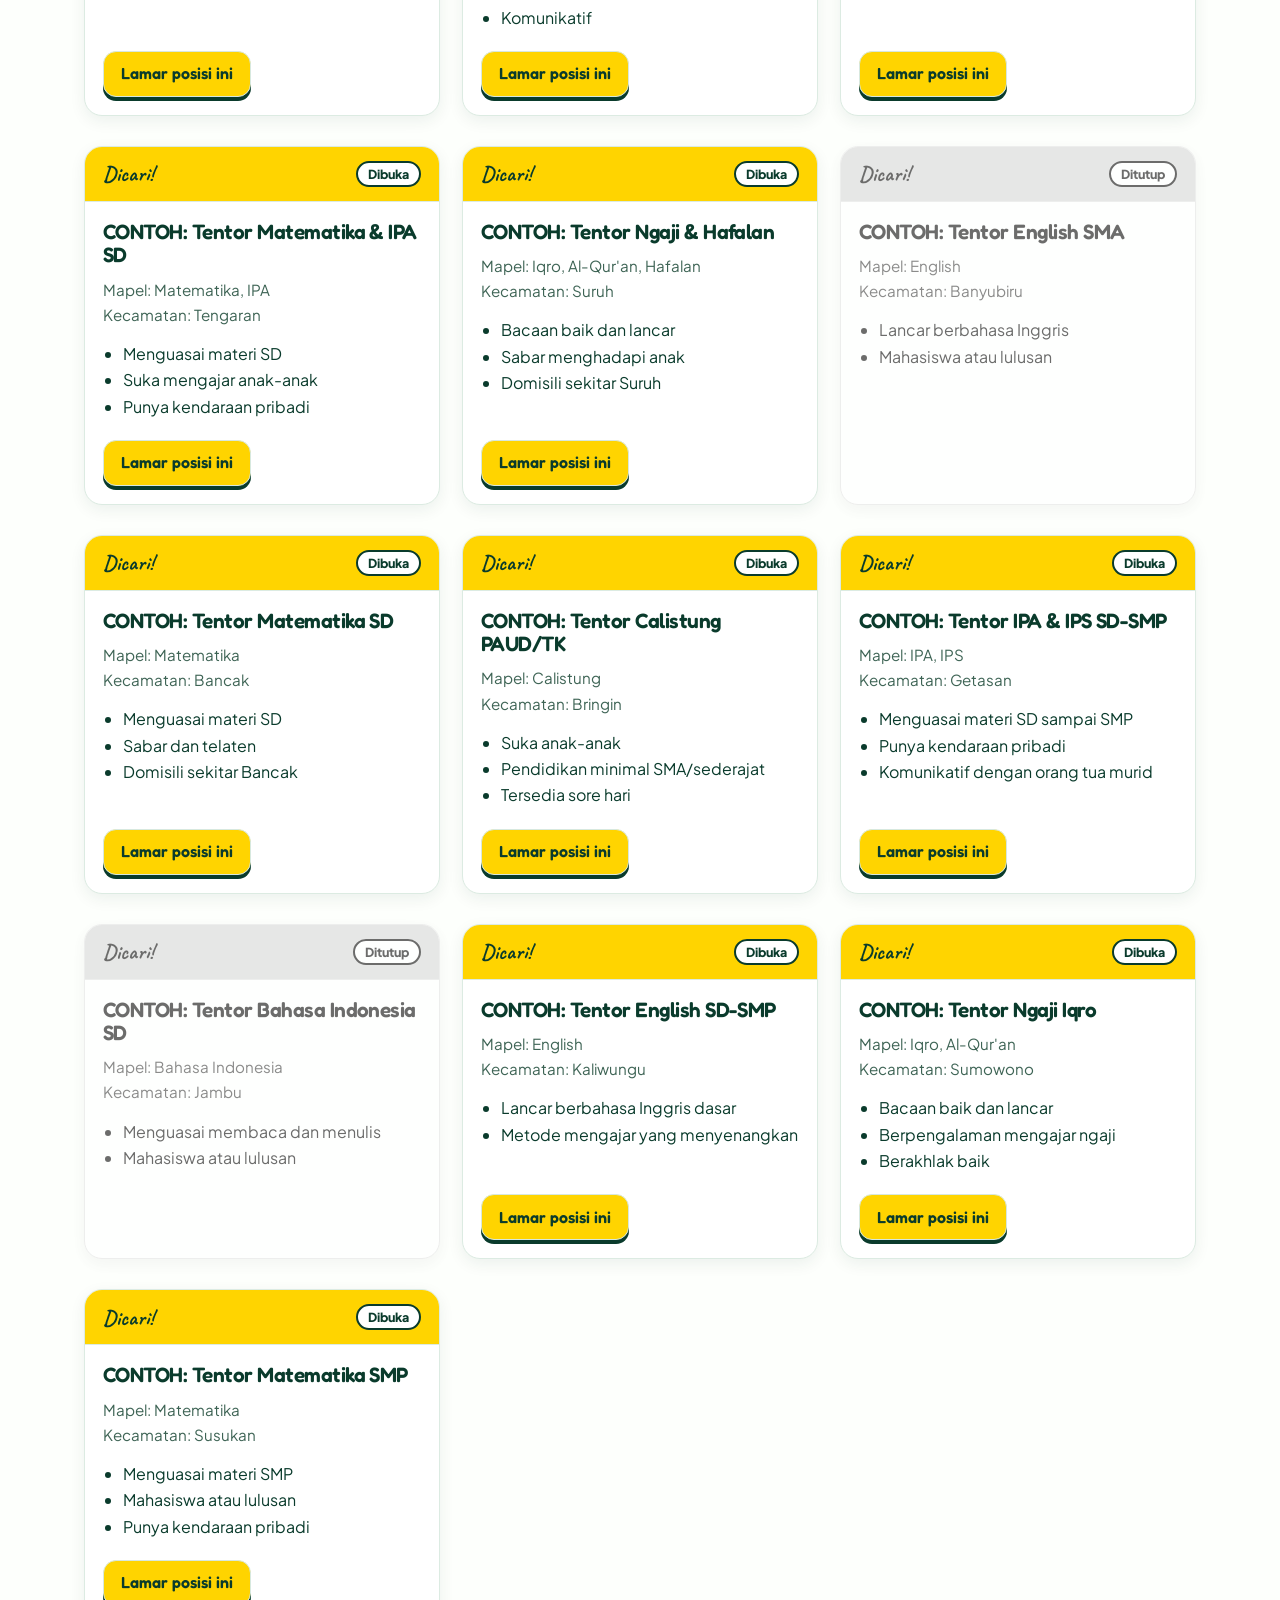
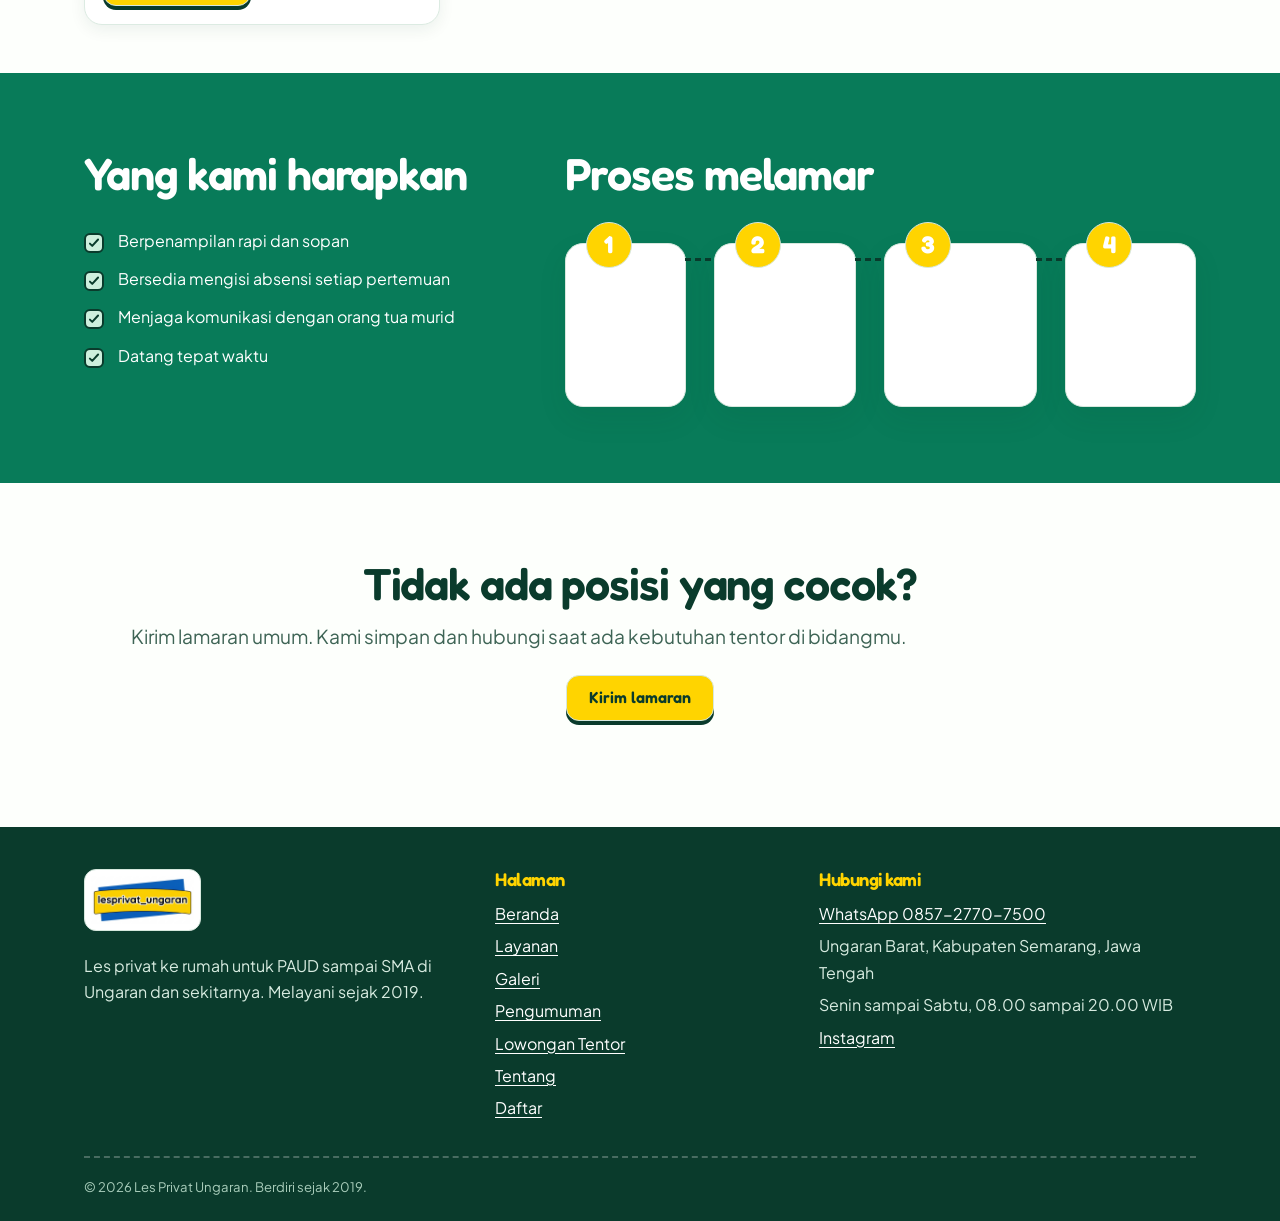
<file: lowongan.html>
<!doctype html>
<html lang="id">
<head>
<meta charset="utf-8">
<meta name="viewport" content="width=device-width, initial-scale=1">
<title>Lowongan Tentor Les Privat di Ungaran | Les Privat Ungaran</title>
<meta name="description" content="Lowongan tentor les privat di Ungaran dan sekitarnya. Jadwal fleksibel, dikoordinasi admin. Kirim lamaran lewat WhatsApp.">
<meta name="theme-color" content="#047857">
<meta property="og:type" content="website">
<meta property="og:title" content="Lowongan Tentor Les Privat di Ungaran | Les Privat Ungaran">
<meta property="og:description" content="Lowongan tentor les privat di Ungaran dan sekitarnya. Jadwal fleksibel, dikoordinasi admin. Kirim lamaran lewat WhatsApp.">
<meta property="og:locale" content="id_ID">
<meta property="og:image" content="https://lesprivatungaran.my.id/assets/img/logo.png">
<link rel="icon" href="assets/img/favicon.svg" type="image/svg+xml">
<link rel="preconnect" href="https://fonts.googleapis.com">
<link rel="preconnect" href="https://fonts.gstatic.com" crossorigin>
<link href="https://fonts.googleapis.com/css2?family=Caveat:wght@600;700&family=Fredoka:wght@500;600;700&family=Plus+Jakarta+Sans:wght@500;600;700;800&display=swap" rel="stylesheet">
<link rel="stylesheet" href="assets/css/style.css">
</head>
<body data-page="lowongan">
<main id="isi">
<section class="page-head"><div class="wrap">
 <span class="hand crumb">Karier</span>
 <h1>Lowongan tentor</h1>
 <p class="lead">Bergabung dengan lebih dari <span data-site="tentor">50</span> tentor kami. Ajar anak-anak di sekitar rumahmu dengan jadwal yang bisa diatur dan dikoordinasi admin.</p>
</div></section>
<section class="section-tight"><div class="wrap">
 <div class="job-filter">
  <label for="filter-kec">Cari berdasarkan kecamatan</label>
  <select id="filter-kec"></select>
  <p id="info-lowongan" role="status"></p>
 </div>
 <div class="jobs" data-render="lowongan"></div>
</div></section>

<section class="band section"><div class="wrap two-col">
 <div><h2>Yang kami harapkan</h2><ul class="plain-list" style="color:#fff" data-render="syarat-umum"></ul></div>
 <div><h2>Proses melamar</h2><ol class="steps" style="--n:1" data-render="proses-lamar"></ol></div>
</div></section>

<section class="section"><div class="wrap cta-block">
 <h2>Tidak ada posisi yang cocok?</h2>
 <p class="lead">Kirim lamaran umum. Kami simpan dan hubungi saat ada kebutuhan tentor di bidangmu.</p>
 <div class="btn-row"><a class="btn" href="daftar.html#tentor">Kirim lamaran</a></div>
</div></section>
</main>
<script src="data/site.js"></script>
<script src="assets/js/main.js"></script>
</body>
</html>
</file>
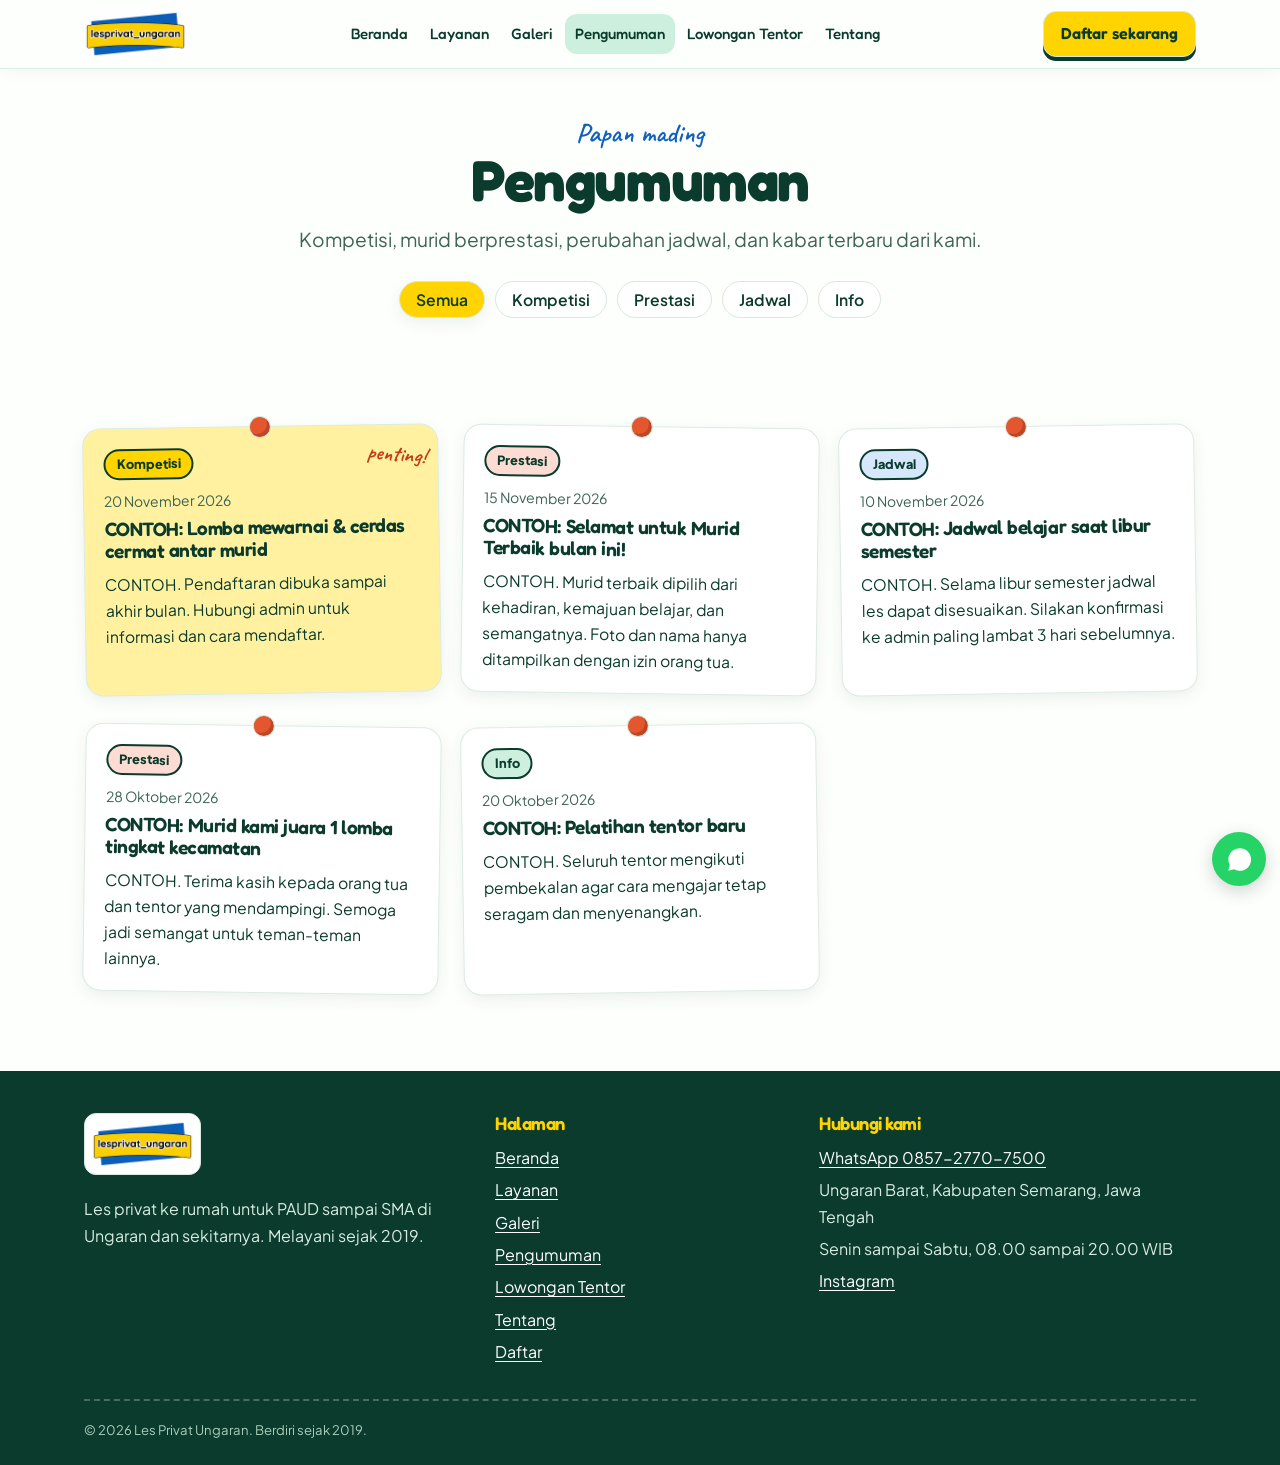
<file: pengumuman.html>
<!doctype html>
<html lang="id">
<head>
<meta charset="utf-8">
<meta name="viewport" content="width=device-width, initial-scale=1">
<title>Pengumuman, Kompetisi & Prestasi Murid | Les Privat Ungaran</title>
<meta name="description" content="Pengumuman terbaru, info kompetisi, prestasi murid, dan jadwal dari Les Privat Ungaran.">
<meta name="theme-color" content="#047857">
<meta property="og:type" content="website">
<meta property="og:title" content="Pengumuman, Kompetisi & Prestasi Murid | Les Privat Ungaran">
<meta property="og:description" content="Pengumuman terbaru, info kompetisi, prestasi murid, dan jadwal dari Les Privat Ungaran.">
<meta property="og:locale" content="id_ID">
<meta property="og:image" content="https://lesprivatungaran.my.id/assets/img/logo.png">
<link rel="icon" href="assets/img/favicon.svg" type="image/svg+xml">
<link rel="preconnect" href="https://fonts.googleapis.com">
<link rel="preconnect" href="https://fonts.gstatic.com" crossorigin>
<link href="https://fonts.googleapis.com/css2?family=Caveat:wght@600;700&family=Fredoka:wght@500;600;700&family=Plus+Jakarta+Sans:wght@500;600;700;800&display=swap" rel="stylesheet">
<link rel="stylesheet" href="assets/css/style.css">
</head>
<body data-page="pengumuman">
<main id="isi">
<section class="page-head"><div class="wrap center">
 <span class="hand crumb">Papan mading</span>
 <h1>Pengumuman</h1>
 <p class="lead">Kompetisi, murid berprestasi, perubahan jadwal, dan kabar terbaru dari kami.</p>
 <div class="filters" id="filter-pengumuman" role="group" aria-label="Filter kategori pengumuman"></div>
</div></section>
<section class="section-tight"><div class="wrap"><div class="mading" data-render="pengumuman"></div></div></section>
</main>
<script src="data/site.js"></script>
<script src="assets/js/main.js"></script>
</body>
</html>
</file>
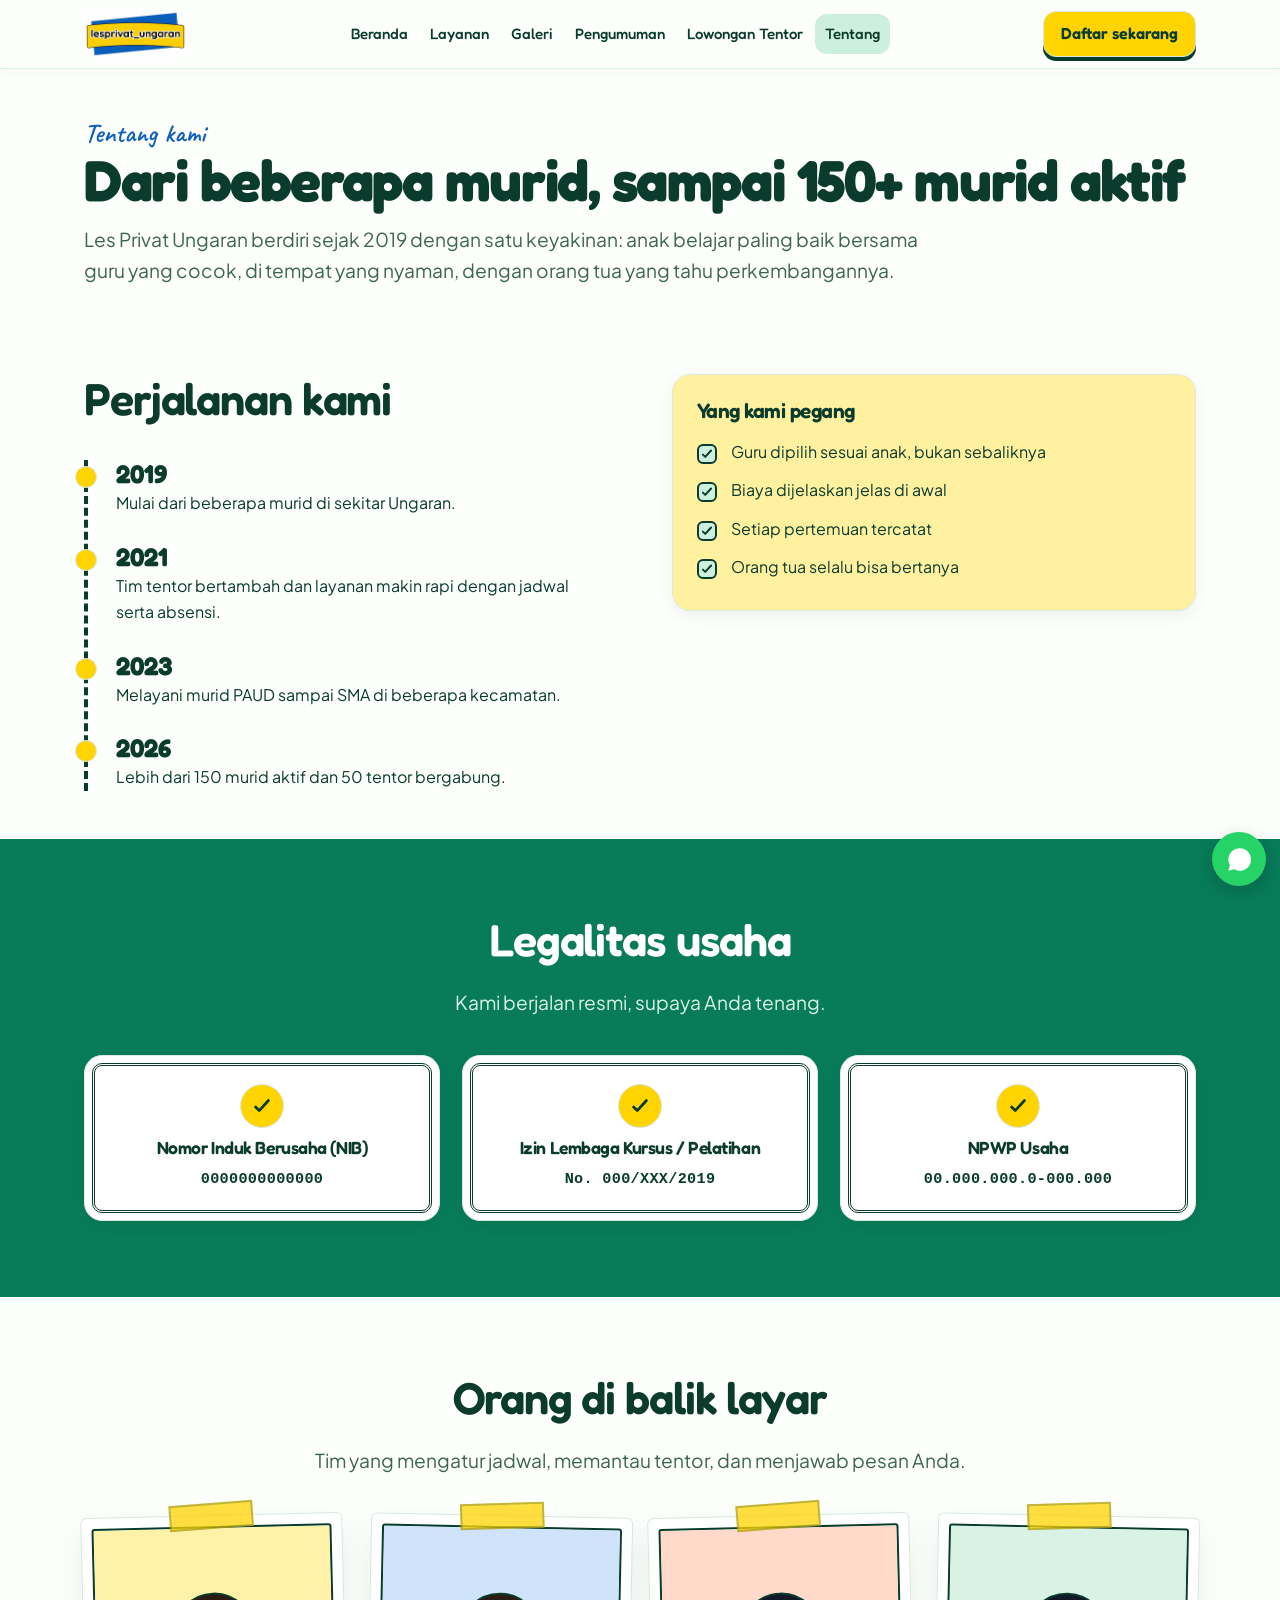
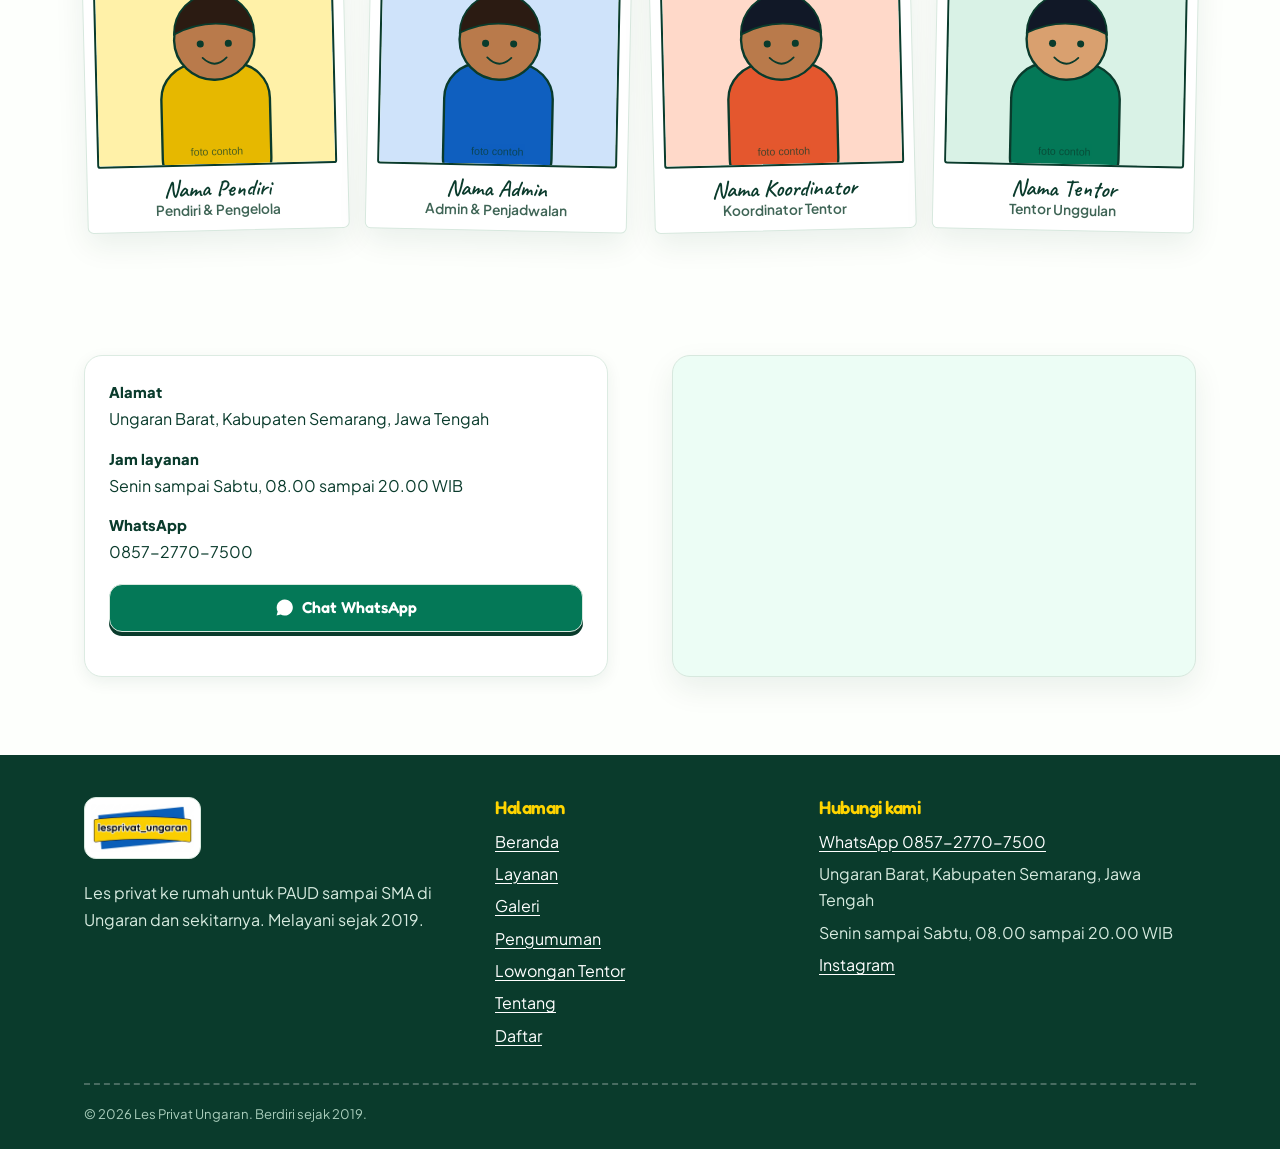
<file: tentang.html>
<!doctype html>
<html lang="id">
<head>
<meta charset="utf-8">
<meta name="viewport" content="width=device-width, initial-scale=1">
<title>Tentang Les Privat Ungaran | Sejak 2019, Legalitas & Kontak</title>
<meta name="description" content="Profil Les Privat Ungaran: berdiri sejak 2019, 150+ murid aktif, 50+ tentor, legalitas usaha, alamat dan kontak.">
<meta name="theme-color" content="#047857">
<meta property="og:type" content="website">
<meta property="og:title" content="Tentang Les Privat Ungaran | Sejak 2019, Legalitas & Kontak">
<meta property="og:description" content="Profil Les Privat Ungaran: berdiri sejak 2019, 150+ murid aktif, 50+ tentor, legalitas usaha, alamat dan kontak.">
<meta property="og:locale" content="id_ID">
<meta property="og:image" content="https://lesprivatungaran.my.id/assets/img/logo.png">
<link rel="icon" href="assets/img/favicon.svg" type="image/svg+xml">
<link rel="preconnect" href="https://fonts.googleapis.com">
<link rel="preconnect" href="https://fonts.gstatic.com" crossorigin>
<link href="https://fonts.googleapis.com/css2?family=Caveat:wght@600;700&family=Fredoka:wght@500;600;700&family=Plus+Jakarta+Sans:wght@500;600;700;800&display=swap" rel="stylesheet">
<link rel="stylesheet" href="assets/css/style.css">
</head>
<body data-page="tentang">
<main id="isi">
<section class="page-head"><div class="wrap">
 <span class="hand crumb">Tentang kami</span>
 <h1>Dari beberapa murid, sampai <span data-site="murid">150</span>+ murid aktif</h1>
 <p class="lead">Les Privat Ungaran berdiri sejak <span data-site="sejak">2019</span> dengan satu keyakinan: anak belajar paling baik bersama guru yang cocok, di tempat yang nyaman, dengan orang tua yang tahu perkembangannya.</p>
</div></section>

<section class="section-tight"><div class="wrap two-col">
 <div><h2>Perjalanan kami</h2><ol class="timeline" data-render="perjalanan"></ol></div>
 <div class="stack" style="min-height:0"><div class="contact-card" style="background:var(--yellow-l)">
  <h3>Yang kami pegang</h3>
  <ul class="plain-list">
   <li>Guru dipilih sesuai anak, bukan sebaliknya</li>
   <li>Biaya dijelaskan jelas di awal</li>
   <li>Setiap pertemuan tercatat</li>
   <li>Orang tua selalu bisa bertanya</li>
  </ul>
 </div></div>
</div></section>

<section class="band section"><div class="wrap center">
 <h2>Legalitas usaha</h2>
 <p class="lead">Kami berjalan resmi, supaya Anda tenang.</p>
 <div class="legal" data-render="legalitas" style="color:var(--ink);text-align:center"></div>
</div></section>

<section class="section"><div class="wrap">
 <div class="center"><h2>Orang di balik layar</h2><p class="lead">Tim yang mengatur jadwal, memantau tentor, dan menjawab pesan Anda.</p></div>
 <div class="team" data-render="tim"></div>
</div></section>

<section class="section-tight"><div class="wrap two-col" style="align-items:stretch">
 <div class="contact-card" data-render="kontak"></div>
 <div class="map" data-render="peta"></div>
</div></section>
</main>
<script src="data/site.js"></script>
<script src="assets/js/main.js"></script>
</body>
</html>
</file>
<file: assets/css/style.css>
/* =====================================================================
   Les Privat Ungaran: tema "buku tulis sekolah"
   Warna: hijau (sama dengan ERP) + kuning & biru dari logo + tinta hijau tua
   ===================================================================== */
:root {
  --ink: #0A3B2C;
  --ink-soft: #3E6455;
  --green: #059669;
  --green-d: #047857;
  --green-l: #CDEFDD;
  --mint: #ECFDF5;
  --yellow: #FFD400;
  --yellow-l: #FFF1A0;
  --blue: #0F5FBF;
  --blue-l: #D6E7FB;
  --coral-l: #FFDCD3;
  --paper: #FDFFFC;
  --line: #DCEFE3;

  --display: 'Fredoka', 'Trebuchet MS', system-ui, sans-serif;
  --body: 'Plus Jakarta Sans', system-ui, -apple-system, 'Segoe UI', Roboto, sans-serif;
  --hand: 'Caveat', 'Comic Sans MS', cursive;

  --bd: 2.5px solid var(--ink);
  --shadow: 4px 4px 0 var(--ink);
  --shadow-sm: 3px 3px 0 var(--ink);
  --wrap: 1120px;
  --gut: 20px;
}

*, *::before, *::after { box-sizing: border-box; }
html { scroll-behavior: smooth; -webkit-text-size-adjust: 100%; }
body {
  margin: 0;
  font-family: var(--body);
  font-size: 1.0625rem;
  line-height: 1.65;
  color: var(--ink);
  background-color: var(--paper);
  background-image: repeating-linear-gradient(to bottom, transparent 0 35px, var(--line) 35px 36px);
  overflow-x: hidden;
}
img, svg { max-width: 100%; display: block; }
a { color: var(--blue); text-underline-offset: 3px; }
a:hover { color: var(--green-d); }
:focus-visible { outline: 3px solid var(--blue); outline-offset: 3px; border-radius: 6px; }
.sr-only { position: absolute; width: 1px; height: 1px; overflow: hidden; clip: rect(0 0 0 0); white-space: nowrap; }
.skip { position: absolute; left: -999px; top: 8px; background: var(--yellow); color: var(--ink); padding: 8px 14px; border: var(--bd); border-radius: 10px; z-index: 100; }
.skip:focus { left: 8px; }

h1, h2, h3, h4 { font-family: var(--display); font-weight: 600; line-height: 1.12; margin: 0 0 .5em; letter-spacing: -.005em; color: var(--ink); }
h1 { font-size: clamp(2.2rem, 5.4vw, 3.8rem); font-weight: 700; }
h2 { font-size: clamp(1.8rem, 4.2vw, 2.8rem); }
h3 { font-size: 1.3rem; }
p { margin: 0 0 1em; max-width: 62ch; }
.lead { font-size: 1.2rem; color: var(--ink-soft); }
.hand { font-family: var(--hand); font-size: 1.7rem; line-height: 1.1; color: var(--blue); font-weight: 600; }

.wrap { width: 100%; max-width: var(--wrap); margin: 0 auto; padding: 0 var(--gut); }
.section { padding: 72px 0; }
.section-tight { padding: 48px 0; }
.center { text-align: center; }
.center p, .center .lead { margin-left: auto; margin-right: auto; }

/* ---------- tombol bergaya stiker ---------- */
.btn {
  display: inline-flex; align-items: center; justify-content: center; gap: .5em;
  font-family: var(--display); font-weight: 600; font-size: 1.1rem; line-height: 1.1;
  padding: .85em 1.4em; border: var(--bd); border-radius: 16px; cursor: pointer;
  color: var(--ink); background: var(--yellow); box-shadow: var(--shadow); text-decoration: none;
  transition: transform .12s ease, box-shadow .12s ease;
}
.btn:hover { color: var(--ink); transform: translate(-1px, -1px); box-shadow: 5px 5px 0 var(--ink); }
.btn:active { transform: translate(3px, 3px); box-shadow: 1px 1px 0 var(--ink); }
.btn-green { background: var(--green-d); color: #fff; }
.btn-green:hover { color: #fff; }
.btn-white { background: #fff; }
.btn-sm { font-size: .98rem; padding: .6em 1.05em; box-shadow: var(--shadow-sm); border-radius: 13px; }
.btn-block { width: 100%; }
.btn-row { display: flex; flex-wrap: wrap; gap: 14px; margin-top: 8px; }
.wa-ico { width: 1.2em; height: 1.2em; flex: none; }


/* ---------- header ---------- */
.site-header { position: sticky; top: 0; z-index: 50; background: var(--paper); border-bottom: var(--bd); }
.site-header .wrap { display: flex; align-items: center; justify-content: space-between; gap: 16px; height: 76px; }
.brand img { height: 54px; width: auto; border-radius: 8px; }
.nav { display: none; align-items: center; gap: 4px; }
.nav a { font-family: var(--display); font-weight: 500; font-size: 1.05rem; color: var(--ink); text-decoration: none; padding: 8px 12px; border-radius: 12px; }
.nav a:hover { background: var(--green-l); color: var(--ink); }
.nav a[aria-current="page"] { background: var(--yellow); border: 2px solid var(--ink); padding: 6px 10px; }
.head-cta { display: none; }
.menu-btn { display: inline-flex; flex-direction: column; justify-content: center; gap: 5px; width: 46px; height: 46px; padding: 0 11px; border: var(--bd); border-radius: 13px; background: var(--yellow); cursor: pointer; box-shadow: var(--shadow-sm); }
.menu-btn span { height: 3px; background: var(--ink); border-radius: 2px; transition: transform .2s, opacity .2s; }
.menu-btn[aria-expanded="true"] span:nth-child(1) { transform: translateY(8px) rotate(45deg); }
.menu-btn[aria-expanded="true"] span:nth-child(2) { opacity: 0; }
.menu-btn[aria-expanded="true"] span:nth-child(3) { transform: translateY(-8px) rotate(-45deg); }
.mobile-nav { display: none; border-top: var(--bd); background: var(--paper); padding: 10px var(--gut) 18px; }
.mobile-nav.open { display: block; }
.mobile-nav a { display: block; font-family: var(--display); font-size: 1.25rem; padding: 12px 6px; color: var(--ink); text-decoration: none; border-bottom: 2px dashed var(--green-l); }
.mobile-nav a[aria-current="page"] { color: var(--green-d); font-weight: 700; }
.mobile-nav .btn { margin-top: 14px; width: 100%; border-bottom: var(--bd); }
@media (min-width: 900px) {
  .nav { display: flex; }
  .head-cta { display: inline-flex; }
  .menu-btn, .mobile-nav { display: none !important; }
}

/* ---------- pita gelombang antar bagian ---------- */
.band { position: relative; background: var(--green-d); color: #fff; }
.band h1, .band h2, .band h3 { color: #fff; }
.band .lead { color: #D8F5E6; }
.band-yellow { background: var(--yellow); color: var(--ink); }
.band-yellow h2, .band-yellow h3 { color: var(--ink); }
.band::before, .band::after {
  content: ""; position: absolute; left: 0; right: 0; height: 22px; pointer-events: none;
  background-repeat: repeat-x; background-size: 600px 22px;
}
.band::before { top: -21px; background-image: url("data:image/svg+xml,%3Csvg xmlns='http://www.w3.org/2000/svg' viewBox='0 0 600 22'%3E%3Cpath fill='%23047857' d='M0 22V11q37-22 75 0t75 0 75 0 75 0 75 0 75 0 75 0 75 0V22z'/%3E%3C/svg%3E"); }
.band::after { bottom: -21px; transform: scaleY(-1); background-image: url("data:image/svg+xml,%3Csvg xmlns='http://www.w3.org/2000/svg' viewBox='0 0 600 22'%3E%3Cpath fill='%23047857' d='M0 22V11q37-22 75 0t75 0 75 0 75 0 75 0 75 0 75 0 75 0V22z'/%3E%3C/svg%3E"); }
.band-yellow::before, .band-yellow::after { background-image: url("data:image/svg+xml,%3Csvg xmlns='http://www.w3.org/2000/svg' viewBox='0 0 600 22'%3E%3Cpath fill='%23FFD400' d='M0 22V11q37-22 75 0t75 0 75 0 75 0 75 0 75 0 75 0 75 0V22z'/%3E%3C/svg%3E"); }
.paper-solid { background: var(--paper); background-image: none; }

/* ---------- hero ---------- */
.hero { padding: 44px 0 90px; }
.hero-grid { display: grid; gap: 44px; align-items: center; }
.hero h1 { margin: 6px 0 18px; }
.marker { background: linear-gradient(transparent 56%, var(--yellow) 56% 92%, transparent 92%); padding: 0 .08em; -webkit-box-decoration-break: clone; box-decoration-break: clone; }
.hero .lead { max-width: 34em; }

.pr-sheet {
  margin-top: 28px; max-width: 420px; background: #fff; border: var(--bd); border-radius: 6px 18px 18px 18px;
  box-shadow: var(--shadow); padding: 16px 20px 14px 52px; position: relative; transform: rotate(-1.2deg);
  background-image: repeating-linear-gradient(to bottom, transparent 0 33px, var(--blue-l) 33px 34px);
}
.pr-sheet::before { content: ""; position: absolute; left: 36px; top: 0; bottom: 0; width: 2px; background: #FF8F7A; }
.pr-title { font-family: var(--hand); font-size: 1.7rem; font-weight: 700; color: var(--blue); line-height: 34px; margin: 0; }
.pr-list { list-style: none; margin: 0; padding: 0; }
.pr-list li { display: flex; align-items: center; gap: 12px; line-height: 34px; font-family: var(--hand); font-size: 1.75rem; font-weight: 600; }
.pr-check { position: relative; width: 24px; height: 24px; border: 2.5px solid var(--ink); border-radius: 6px; flex: none; background: #fff; }
.pr-check svg { position: absolute; left: -3px; top: -9px; width: 34px; height: 34px; overflow: visible; }
.pr-check path { fill: none; stroke: var(--green); stroke-width: 4.5; stroke-linecap: round; stroke-linejoin: round; stroke-dasharray: 40; stroke-dashoffset: 0; }
.js .pr-check path { stroke-dashoffset: 40; }
.js .pr-list li.done .pr-check path { animation: tick .45s ease-out forwards; animation-delay: calc(var(--i) * .5s + .4s); }
@keyframes tick { to { stroke-dashoffset: 0; } }

.stack { position: relative; min-height: 360px; }
.polaroid { background: #fff; border: var(--bd); padding: 10px 10px 0; box-shadow: var(--shadow); border-radius: 6px; position: relative; margin: 0; }
.polaroid img { width: 100%; aspect-ratio: 4 / 3; object-fit: cover; border: 2px solid var(--ink); border-radius: 3px; background: var(--mint); }
.polaroid figcaption { font-family: var(--hand); font-size: 1.45rem; font-weight: 600; line-height: 1.1; padding: 10px 4px 12px; color: var(--ink); text-align: center; }
.polaroid::before { content: ""; position: absolute; top: -13px; left: 50%; width: 84px; height: 26px; margin-left: -42px; background: rgba(255, 212, 0, .75); border: 2px solid rgba(10, 59, 44, .25); transform: rotate(-3deg); }
.stack .polaroid { position: absolute; width: min(300px, 70%); }
.stack .p1 { left: 0; top: 10px; transform: rotate(-5deg); }
.stack .p2 { right: 0; top: 70px; transform: rotate(4deg); z-index: 2; }
.stack .p3 { left: 14%; bottom: 0; transform: rotate(-1deg); z-index: 3; width: min(270px, 64%); }
.stamp {
  display: inline-flex; flex-direction: column; align-items: center; justify-content: center; text-align: center;
  width: 128px; height: 128px; border: 4px double var(--ink); border-radius: 50%; background: var(--yellow); color: var(--ink);
  font-family: var(--display); line-height: 1; transform: rotate(-9deg); box-shadow: var(--shadow-sm);
}
.stamp b { font-size: 2.3rem; font-weight: 700; display: block; }
.stamp small { font-size: .85rem; font-weight: 500; margin-top: 4px; }
.stack .stamp { position: absolute; right: 2%; bottom: 8px; z-index: 5; }
@media (min-width: 900px) {
  .hero { padding: 64px 0 110px; }
  .hero-grid { grid-template-columns: 1.08fr .92fr; }
  .stack { min-height: 470px; }
}

/* ---------- baris stempel angka ---------- */
.stamps { display: flex; flex-wrap: wrap; justify-content: center; gap: 22px 40px; padding: 38px 0 34px; }
.stamps .stamp { background: #fff; }
.stamps .stamp:nth-child(2) { background: var(--yellow); transform: rotate(5deg); }
.stamps .stamp:nth-child(3) { background: var(--blue-l); transform: rotate(-4deg); }
.stamps .stamp:nth-child(4) { background: var(--green-l); transform: rotate(7deg); }
.stamp-text { color: #fff; max-width: 280px; align-self: center; font-family: var(--display); font-size: 1.35rem; line-height: 1.25; }

/* ---------- catatan tempel ---------- */
.notes { display: grid; gap: 26px 22px; margin-top: 44px; grid-template-columns: repeat(auto-fit, minmax(260px, 1fr)); }
.note { position: relative; padding: 26px 22px 22px; border: var(--bd); box-shadow: var(--shadow); border-radius: 4px 4px 18px 4px; background: var(--yellow-l); transition: transform .15s; }
.note:hover { transform: rotate(0) translateY(-3px) !important; }
.note:nth-child(1) { transform: rotate(-1.6deg); }
.note:nth-child(2) { transform: rotate(1.2deg); background: var(--green-l); }
.note:nth-child(3) { transform: rotate(-.8deg); background: var(--blue-l); }
.note:nth-child(4) { transform: rotate(1.4deg); background: var(--coral-l); }
.note:nth-child(5) { transform: rotate(-1.2deg); }
.note:nth-child(6) { transform: rotate(1deg); background: var(--green-l); }
.note .ico { width: 46px; height: 46px; border: var(--bd); border-radius: 14px; background: #fff; display: grid; place-items: center; margin-bottom: 12px; }
.note .ico svg { width: 26px; height: 26px; stroke: var(--ink); fill: none; stroke-width: 2.2; stroke-linecap: round; stroke-linejoin: round; }
.note h3 { margin-bottom: .3em; }
.note p { margin: 0; font-size: 1rem; }
.note::before { content: ""; position: absolute; top: -12px; left: 50%; width: 70px; height: 22px; margin-left: -35px; background: rgba(255,255,255,.7); border: 2px solid rgba(10,59,44,.2); transform: rotate(2deg); }

/* ---------- langkah ---------- */
.steps { counter-reset: s; display: grid; gap: 28px; margin: 44px 0 0; padding: 0; list-style: none; }
.steps li { counter-increment: s; position: relative; background: #fff; border: var(--bd); border-radius: 18px; box-shadow: var(--shadow); padding: 26px 22px 22px 22px; }
.steps li::before { content: counter(s); position: absolute; top: -22px; left: 20px; width: 46px; height: 46px; display: grid; place-items: center; font-family: var(--display); font-weight: 700; font-size: 1.5rem; background: var(--yellow); border: var(--bd); border-radius: 50%; }
.steps h3 { margin-top: 10px; }
.steps p { margin: 0; }
@media (min-width: 800px) {
  .steps { grid-template-columns: repeat(var(--n, 3), 1fr); }
  .steps li:not(:last-child)::after { content: ""; position: absolute; top: 14px; right: -26px; width: 26px; border-top: 3px dashed var(--ink); }
}

/* ---------- mading ---------- */
.mading { display: grid; gap: 30px 22px; grid-template-columns: repeat(auto-fill, minmax(280px, 1fr)); margin-top: 40px; }
.pin { position: relative; background: #fff; border: var(--bd); border-radius: 6px; box-shadow: var(--shadow); padding: 28px 22px 20px; }
.pin:nth-child(odd) { transform: rotate(-.9deg); }
.pin:nth-child(even) { transform: rotate(.8deg); }
.pin::before { content: ""; position: absolute; top: -11px; left: 50%; margin-left: -11px; width: 22px; height: 22px; border-radius: 50%; background: #E4572E; border: var(--bd); box-shadow: inset -3px -3px 0 rgba(0,0,0,.18); }
.pin.sematkan { background: var(--yellow-l); }
.tag { display: inline-block; font-weight: 800; font-size: .8rem; padding: 3px 11px; border: 2px solid var(--ink); border-radius: 999px; background: var(--green-l); margin-bottom: 10px; }
.tag.Kompetisi { background: var(--yellow); }
.tag.Prestasi { background: var(--coral-l); }
.tag.Jadwal { background: var(--blue-l); }
.pin time { display: block; font-size: .88rem; color: var(--ink-soft); margin-bottom: 6px; }
.pin h3 { font-size: 1.2rem; }
.pin p { font-size: .98rem; margin: 0; }
.pin .flag { position: absolute; top: 12px; right: 12px; font-family: var(--hand); font-size: 1.3rem; color: #C23B1A; transform: rotate(6deg); font-weight: 700; }

/* ---------- filter chip ---------- */
.filters { display: flex; flex-wrap: wrap; gap: 10px; justify-content: center; margin: 26px 0 0; }
.chip { font: 600 .98rem var(--body); padding: 8px 16px; border: var(--bd); border-radius: 999px; background: #fff; color: var(--ink); cursor: pointer; }
.chip:hover { background: var(--green-l); }
.chip[aria-pressed="true"], .chip.on { background: var(--yellow); box-shadow: var(--shadow-sm); }

/* ---------- galeri ---------- */
.gallery { columns: 1; column-gap: 28px; margin-top: 40px; }
@media (min-width: 560px) { .gallery { columns: 2; } }
@media (min-width: 900px) { .gallery { columns: 3; } }
.gallery .polaroid { break-inside: avoid; margin: 0 0 34px; cursor: zoom-in; display: block; width: 100%; text-align: left; font: inherit; padding-bottom: 0; transition: transform .15s; }
.gallery .polaroid:nth-child(3n+1) { transform: rotate(-1.4deg); }
.gallery .polaroid:nth-child(3n+2) { transform: rotate(1.1deg); }
.gallery .polaroid:nth-child(3n) { transform: rotate(-.5deg); }
.gallery .polaroid:hover { transform: rotate(0) scale(1.02); z-index: 2; }
.preview-grid { display: grid; gap: 30px 24px; grid-template-columns: repeat(auto-fit, minmax(210px, 1fr)); margin-top: 40px; }
.preview-grid .polaroid:nth-child(odd) { transform: rotate(-1.6deg); }
.preview-grid .polaroid:nth-child(even) { transform: rotate(1.4deg); }
.lightbox { position: fixed; inset: 0; z-index: 200; background: rgba(10, 59, 44, .92); display: none; align-items: center; justify-content: center; padding: 20px; }
.lightbox.open { display: flex; }
.lightbox figure { margin: 0; max-width: min(900px, 100%); max-height: 100%; background: #fff; border: var(--bd); padding: 12px 12px 0; border-radius: 6px; }
.lightbox img { max-height: 72vh; width: auto; margin: 0 auto; border: 2px solid var(--ink); }
.lightbox figcaption { font-family: var(--hand); font-size: 1.7rem; text-align: center; padding: 10px 0 14px; font-weight: 600; }
.lb-btn { position: absolute; width: 52px; height: 52px; border-radius: 50%; border: var(--bd); background: var(--yellow); color: var(--ink); font: 700 1.7rem var(--display); cursor: pointer; display: grid; place-items: center; }
.lb-close { top: 16px; right: 16px; }
.lb-prev { left: 12px; top: 50%; transform: translateY(-50%); }
.lb-next { right: 12px; top: 50%; transform: translateY(-50%); }

/* ---------- jenjang & mapel ---------- */
.levels { display: grid; gap: 28px 22px; grid-template-columns: repeat(auto-fit, minmax(235px, 1fr)); margin-top: 44px; }
.level { background: #fff; border: var(--bd); border-radius: 6px 16px 16px 6px; box-shadow: var(--shadow); overflow: hidden; display: flex; flex-direction: column; }
.level .cover { padding: 16px 18px 14px 22px; border-bottom: var(--bd); font-family: var(--display); font-weight: 700; font-size: 1.6rem; background: var(--yellow); position: relative; }
.level.hijau .cover { background: var(--green-l); }
.level.biru .cover { background: var(--blue-l); }
.level .cover::before { content: ""; position: absolute; left: 8px; top: 0; bottom: 0; width: 3px; background: repeating-linear-gradient(to bottom, var(--ink) 0 8px, transparent 8px 16px); opacity: .35; }
.level p { margin: 0; padding: 16px 18px 20px 22px; font-size: 1rem; }
.mapel-group { margin-top: 30px; }
.mapel-group h3 { font-size: 1.15rem; margin-bottom: 10px; }
.chips { display: flex; flex-wrap: wrap; gap: 10px; }
.chips span { padding: 7px 15px; background: #fff; border: 2px solid var(--ink); border-radius: 12px; font-weight: 600; font-size: .98rem; }
.chips span:nth-child(3n+1) { background: var(--yellow-l); }
.chips span:nth-child(3n+2) { background: var(--green-l); }
.chips span:nth-child(3n) { background: var(--blue-l); }
.two-col { display: grid; gap: 40px; align-items: start; }
@media (min-width: 900px) { .two-col { grid-template-columns: 1fr 1fr; gap: 64px; } }
.plain-list { margin: 0; padding: 0; list-style: none; }
.plain-list li { position: relative; padding: 6px 0 6px 34px; }
.plain-list li::before { content: ""; position: absolute; left: 0; top: 11px; width: 20px; height: 20px; border: 2.5px solid var(--ink); border-radius: 6px; background: var(--green-l) url("data:image/svg+xml,%3Csvg xmlns='http://www.w3.org/2000/svg' viewBox='0 0 24 24'%3E%3Cpath d='M5 13l4 4L19 6' fill='none' stroke='%230A3B2C' stroke-width='3.4' stroke-linecap='round' stroke-linejoin='round'/%3E%3C/svg%3E") center / 14px no-repeat; }

/* ---------- lowongan ---------- */
.jobs { display: grid; gap: 30px 22px; grid-template-columns: repeat(auto-fill, minmax(290px, 1fr)); margin-top: 40px; }
.job { background: #fff; border: var(--bd); border-radius: 18px; box-shadow: var(--shadow); padding: 0; display: flex; flex-direction: column; overflow: hidden; }
.job-head { background: var(--yellow); border-bottom: var(--bd); padding: 10px 20px; font-family: var(--hand); font-size: 1.7rem; font-weight: 700; display: flex; justify-content: space-between; align-items: center; line-height: 1.1; }
.job-head small { font: 800 .78rem var(--body); background: #fff; border: 2px solid var(--ink); border-radius: 999px; padding: 3px 10px; }
.job-body { padding: 18px 20px 22px; display: flex; flex-direction: column; gap: 6px; flex: 1; }
.job-body h3 { margin: 0 0 4px; }
.job-body .meta { font-size: .95rem; color: var(--ink-soft); margin: 0; }
.job-body ul { margin: 8px 0 14px; padding-left: 20px; }
.job-body .btn { margin-top: auto; align-self: flex-start; }
.job.tutup { filter: grayscale(1); opacity: .7; }
.job.tutup .job-head { background: #ddd; }

/* ---------- FAQ ---------- */
.faq { max-width: 780px; margin: 36px auto 0; display: grid; gap: 14px; }
.faq details { background: #fff; border: var(--bd); border-radius: 16px; box-shadow: var(--shadow-sm); }
.faq summary { list-style: none; cursor: pointer; padding: 16px 56px 16px 20px; font-family: var(--display); font-size: 1.15rem; font-weight: 600; position: relative; }
.faq summary::-webkit-details-marker { display: none; }
.faq summary::after { content: "+"; position: absolute; right: 16px; top: 50%; transform: translateY(-50%); width: 30px; height: 30px; border: 2.5px solid var(--ink); border-radius: 50%; background: var(--yellow); display: grid; place-items: center; font: 700 1.3rem/1 var(--display); padding-bottom: 3px; }
.faq details[open] summary::after { content: "–"; background: var(--green-l); }
.faq details p { margin: 0; padding: 0 20px 18px; }

/* ---------- formulir ---------- */
.tabs { display: inline-flex; border: var(--bd); border-radius: 16px; background: #fff; box-shadow: var(--shadow-sm); padding: 5px; gap: 5px; margin-top: 26px; }
.tab { font: 600 1.1rem var(--display); padding: 10px 22px; border: 0; border-radius: 11px; background: transparent; color: var(--ink); cursor: pointer; }
.tab[aria-selected="true"] { background: var(--yellow); outline: 2px solid var(--ink); }
.form-layout { display: grid; gap: 34px; margin-top: 34px; align-items: start; }
@media (min-width: 960px) { .form-layout { grid-template-columns: 1.25fr .75fr; } }
.form-paper {
  background: #fff; border: var(--bd); border-radius: 6px 20px 20px 20px; box-shadow: var(--shadow); padding: 28px 24px 26px 24px;
}
.form-paper h2 { font-size: 1.7rem; }
.field { margin-bottom: 18px; }
.field > label, .field > .lbl { display: block; font-weight: 700; margin-bottom: 6px; font-size: .98rem; }
.field .opt { font-weight: 500; color: var(--ink-soft); }
input[type=text], input[type=tel], input[type=number], select, textarea {
  width: 100%; font: 500 1rem var(--body); color: var(--ink); background: var(--mint);
  border: 2.5px solid var(--ink); border-radius: 12px; padding: 11px 14px;
}
textarea { min-height: 96px; resize: vertical; }
input:focus, select:focus, textarea:focus { outline: 3px solid var(--blue); outline-offset: 2px; background: #fff; }
.row2 { display: grid; gap: 0 18px; }
@media (min-width: 620px) { .row2 { grid-template-columns: 1fr 1fr; } }
.check-chips { display: flex; flex-wrap: wrap; gap: 9px; }
.check-chips label { position: relative; }
.check-chips input { position: absolute; opacity: 0; inset: 0; cursor: pointer; }
.check-chips span { display: inline-block; padding: 7px 14px; border: 2px solid var(--ink); border-radius: 12px; background: #fff; font-weight: 600; font-size: .95rem; }
.check-chips input:checked + span { background: var(--yellow); box-shadow: 2px 2px 0 var(--ink); }
.check-chips input:focus-visible + span { outline: 3px solid var(--blue); outline-offset: 2px; }
.preview { background: #E7FFD6; border: var(--bd); border-radius: 18px 18px 18px 4px; box-shadow: var(--shadow); padding: 18px 20px; position: sticky; top: 100px; }
.preview h3 { font-size: 1.1rem; }
.preview pre { margin: 0; white-space: pre-wrap; word-break: break-word; font: 500 .93rem/1.5 var(--body); color: var(--ink); }
.preview .small { font-size: .9rem; color: var(--ink-soft); margin: 12px 0 0; }
.form-error { background: var(--coral-l); border: var(--bd); border-radius: 12px; padding: 10px 14px; margin-bottom: 16px; font-weight: 600; }
.form-error[hidden] { display: none; }
.hp { position: absolute; left: -9999px; }

/* ---------- tentang ---------- */
.timeline { list-style: none; margin: 36px 0 0; padding: 0 0 0 28px; border-left: 4px dashed var(--ink); display: grid; gap: 26px; }
.timeline li { position: relative; }
.timeline li::before { content: ""; position: absolute; left: -41px; top: 6px; width: 22px; height: 22px; border: var(--bd); border-radius: 50%; background: var(--yellow); }
.timeline b { font-family: var(--display); font-size: 1.6rem; display: block; line-height: 1.1; }
.timeline p { margin: 2px 0 0; }
.legal { display: grid; gap: 22px; grid-template-columns: repeat(auto-fit, minmax(240px, 1fr)); margin-top: 36px; }
.piagam { background: #fff; border: var(--bd); outline: 3px double var(--ink); outline-offset: -11px; padding: 28px 24px; text-align: center; box-shadow: var(--shadow); border-radius: 4px; }
.piagam h3 { font-size: 1.1rem; }
.piagam p { margin: 0 auto; font-family: ui-monospace, 'SF Mono', Menlo, Consolas, monospace; font-weight: 700; font-size: .95rem; letter-spacing: .02em; }
.piagam .seal { width: 44px; height: 44px; margin: 0 auto 10px; border-radius: 50%; border: var(--bd); background: var(--yellow); display: grid; place-items: center; }
.piagam .seal svg { width: 22px; height: 22px; stroke: var(--ink); fill: none; stroke-width: 3; stroke-linecap: round; stroke-linejoin: round; }
.team { display: grid; gap: 28px 22px; grid-template-columns: repeat(auto-fit, minmax(200px, 1fr)); margin-top: 38px; }
.team .polaroid img { aspect-ratio: 1; }
.team .polaroid:nth-child(odd) { transform: rotate(-1.4deg); }
.team .polaroid:nth-child(even) { transform: rotate(1.2deg); }
.team figcaption small { display: block; font: 600 .86rem var(--body); color: var(--ink-soft); }
.contact-card { background: #fff; border: var(--bd); border-radius: 18px; box-shadow: var(--shadow); padding: 24px; }
.contact-card dl { margin: 0 0 18px; display: grid; gap: 14px; }
.contact-card dt { font-weight: 800; font-size: .92rem; }
.contact-card dd { margin: 2px 0 0; }
.map { border: var(--bd); border-radius: 18px; box-shadow: var(--shadow); overflow: hidden; min-height: 320px; background: var(--mint); }
.map iframe { width: 100%; height: 100%; min-height: 320px; border: 0; display: block; }

/* ---------- judul halaman dalam ---------- */
.page-head { padding: 50px 0 20px; }
.page-head h1 { font-size: clamp(2.2rem, 5.4vw, 3.6rem); margin-bottom: 12px; }
.crumb { margin-bottom: 6px; }

/* ---------- ajakan bertindak ---------- */
.cta-block { text-align: center; }
.cta-block h2 { margin-bottom: 12px; }
.cta-block .btn-row { justify-content: center; margin-top: 22px; }

/* ---------- footer ---------- */
.site-footer { background: var(--ink); color: #D7EBE0; padding: 56px 0 30px; margin-top: 40px; }
.site-footer a { color: #fff; }
.site-footer h4 { color: var(--yellow); font-size: 1.15rem; margin-bottom: .6em; }
.foot-grid { display: grid; gap: 34px; }
@media (min-width: 800px) { .foot-grid { grid-template-columns: 1.3fr 1fr 1.3fr; } }
.foot-logo { background: #fff; border: var(--bd); border-radius: 12px; padding: 6px; display: inline-block; margin-bottom: 14px; }
.foot-logo img { height: 48px; width: auto; }
.site-footer ul { list-style: none; margin: 0; padding: 0; display: grid; gap: 6px; }
.site-footer p { max-width: 38ch; }
.legal-line { border-top: 2px dashed rgba(255,255,255,.25); margin-top: 34px; padding-top: 18px; font-size: .9rem; color: #A9CDBB; }

/* ---------- tombol WA melayang ---------- */
.fab { position: fixed; right: 16px; bottom: 16px; z-index: 60; width: 62px; height: 62px; border-radius: 50%; background: #25D366; border: var(--bd); box-shadow: var(--shadow-sm); display: grid; place-items: center; color: #fff; }
.fab:hover { color: #fff; transform: translate(-1px,-1px); }
.fab svg { width: 32px; height: 32px; }

@media (prefers-reduced-motion: reduce) {
  html { scroll-behavior: auto; }
  *, *::before, *::after { animation: none !important; transition: none !important; }
  .pr-check path { stroke-dashoffset: 0 !important; }
}
@media (max-width: 520px) {
  .section { padding: 56px 0; }
  .stack .polaroid { width: 62%; }
  .stack { min-height: 400px; }
}

/* nama legalitas harus terbaca di atas pita hijau */
.band .piagam h3 { color: var(--ink); }


/* =====================================================================
   PENYEMPURNAAN UI MODERN + MOBILE FIRST (v2)
   Menjaga identitas hijau-kuning, dengan komponen lebih ringkas dan halus.
   ===================================================================== */
:root {
  --bd: 1.5px solid #D7E8DE;
  --shadow: 0 12px 30px rgba(10,59,44,.08);
  --shadow-sm: 0 5px 16px rgba(10,59,44,.07);
  --gut: clamp(16px, 4vw, 24px);
}
body { font-size: 16px; line-height: 1.65; background-image: none; }
.wrap { max-width: 1160px; }
h1, h2, h3, h4 { letter-spacing: -.025em; }
h1 { line-height: 1.08; }
.section { padding: clamp(44px, 7vw, 76px) 0; }
.section-tight { padding: clamp(30px, 5vw, 48px) 0; }
.btn { border-width: 1.5px; border-radius: 13px; box-shadow: 0 4px 0 var(--ink); font-size: 1rem; min-height: 46px; }
.btn:hover { box-shadow: 0 5px 0 var(--ink); }
.btn:active { box-shadow: 0 1px 0 var(--ink); }
.site-header { border-bottom: 1px solid var(--line); box-shadow: 0 3px 14px rgba(10,59,44,.045); }
.site-header .wrap { height: 68px; }
.brand img { height: 48px; }
.nav { gap: 2px; }
.nav a { font-size: .94rem; padding: 8px 10px; }
.nav a[aria-current="page"] { border: 0; padding: 8px 10px; background: var(--green-l); }
.mobile-nav { box-shadow: 0 12px 20px rgba(10,59,44,.08); }
.mobile-nav a { font-size: 1.05rem; padding: 10px 4px; }
.band { background-color: #087B59; }
.band::before, .band::after { display: none; }
.note, .level, .mapel-group, .pin, .job, .contact-card, .form-paper, .preview, .piagam { border: 1px solid #DCEBE2; border-radius: 18px; box-shadow: var(--shadow-sm); }
.note { padding: 22px; }
.level { padding: 20px; }
.level .cover { border-radius: 12px; }
.mapel-group { padding: 20px; margin: 16px 0; }
.pin { padding: 20px; }
.job { overflow: hidden; }
.job-head { border-bottom: 1px solid #DCEBE2; padding: 14px 18px; font-size: 1.35rem; }
.job-body { padding: 18px; }
.form-paper { padding: clamp(18px, 4vw, 28px); }
input[type=text], input[type=tel], input[type=number], select, textarea { border: 1.5px solid #B9D4C4; border-radius: 11px; background: #FAFDFB; min-height: 46px; font-size: 16px; }
input:focus, select:focus, textarea:focus { outline: 3px solid rgba(15,95,191,.2); border-color: var(--blue); }
.check-chips span { border: 1px solid #C8DDD0; border-radius: 10px; padding: 8px 12px; }
.faq { max-width: 900px; margin: 28px auto 0; gap: 24px; }
.faq-group { min-width: 0; }
.faq-group > h3 { font: 700 1.08rem var(--body); margin: 0 0 12px; color: var(--green-d); }
.faq-list { display: grid; gap: 9px; }
.faq details { border: 1px solid #DCEBE2; border-radius: 13px; box-shadow: 0 3px 12px rgba(10,59,44,.035); overflow: hidden; }
.faq summary { padding: 15px 52px 15px 16px; font: 700 .97rem/1.45 var(--body); }
.faq summary::after { width: 27px; height: 27px; right: 13px; border: 1px solid #C9DED1; background: #F1FAF4; font: 600 1.15rem/1 var(--body); padding: 0; }
.faq details[open] summary { color: var(--green-d); }
.faq details p { padding: 0 16px 16px; margin: 0; color: #48675A; font-size: .94rem; }
.faq-answer { border-top: 1px solid #EDF4EF; }
.faq-contact { margin-top: 8px; padding: 22px; text-align: center; border-radius: 16px; background: #F0F8F2; }
.faq-contact p { margin: 0 auto 14px; font-weight: 600; }
.fab { width: 54px; height: 54px; right: 14px; bottom: max(14px, env(safe-area-inset-bottom)); border: 0; box-shadow: 0 5px 18px rgba(0,0,0,.18); }
.fab svg { width: 27px; height: 27px; }
.site-footer { padding: 42px 0 24px; margin-top: 30px; }
.legal-line { font-size: .82rem; }

@media (max-width: 600px) {
  body { font-size: 15px; }
  .hero { padding: 30px 0 54px; }
  .hero-grid { gap: 26px; }
  .hero h1 { font-size: clamp(2rem, 9vw, 2.75rem); }
  .lead { font-size: 1.02rem; line-height: 1.6; }
  .btn-row { gap: 10px; }
  .btn-row .btn { flex: 1 1 145px; }
  .stamps { gap: 10px; }
  .stamp { padding: 12px; }
  .stamp b { font-size: 1.55rem; }
  .notes, .levels, .jobs { gap: 12px; }
  .note { padding: 17px; }
  .note h3 { font-size: 1.08rem; }
  .page-head { padding: 34px 0 14px; }
  .page-head h1 { font-size: clamp(2rem, 8vw, 2.65rem); }
  .section { padding: 42px 0; }
  .section-tight { padding: 26px 0; }
  .faq { margin-top: 22px; gap: 20px; }
  .faq summary { padding: 14px 48px 14px 14px; font-size: .93rem; }
  .faq details p { padding: 0 14px 14px; font-size: .9rem; }
  .faq-contact { padding: 18px 14px; }
  .faq-contact .btn { width: 100%; }
  .tabs { width: 100%; display: grid; grid-template-columns: 1fr 1fr; margin-top: 18px; }
  .tab { padding: 10px 12px; font-size: 1rem; }
  .form-layout { margin-top: 22px; gap: 20px; }
  .preview { position: static; order: 2; }
  .form-paper { padding: 17px 14px; }
  .row2 { grid-template-columns: 1fr; }
  .check-chips { gap: 7px; }
  .check-chips span { font-size: .88rem; padding: 7px 10px; }
  .gallery { columns: 2; column-gap: 10px; }
  .gallery .polaroid { margin-bottom: 10px; }
  .team { grid-template-columns: repeat(2, minmax(0,1fr)); gap: 14px; }
  .team .polaroid:nth-child(n) { transform: none; }
  .timeline { margin-top: 24px; gap: 18px; }
  .contact-card { padding: 18px; }
  .map, .map iframe { min-height: 250px; }
  .site-footer { padding: 34px 0 22px; }
  .foot-grid { gap: 24px; }
  .fab { width: 50px; height: 50px; }
}
@media (max-width: 360px) {
  .wrap { padding-left: 14px; padding-right: 14px; }
  .brand img { height: 42px; }
  .menu-btn { width: 42px; height: 42px; }
  .btn { font-size: .94rem; }
  .team { grid-template-columns: 1fr 1fr; }
}

/* =====================================================================
   MOBILE COMPACT PASS (v3)
   Skala tipografi, jarak, kartu, dan hero dipadatkan khusus layar ponsel.
   Desktop/tablet lebar tetap mengikuti desain sebelumnya.
   ===================================================================== */
@media (max-width: 600px) {
  :root { --gut: 15px; }
  body { font-size: 14px; line-height: 1.55; }
  .wrap { padding-left: var(--gut); padding-right: var(--gut); }

  h1 { font-size: 1.85rem; line-height: 1.12; }
  h2 { font-size: 1.48rem; line-height: 1.2; }
  h3 { font-size: 1.05rem; line-height: 1.25; }
  p { margin-bottom: .75em; }
  .lead { font-size: .92rem; line-height: 1.5; }
  .hand { font-size: 1.35rem; }

  .section { padding: 30px 0; }
  .section-tight { padding: 22px 0; }
  .page-head { padding: 25px 0 10px; }
  .page-head h1 { font-size: 1.8rem; margin-bottom: 8px; }
  .crumb { font-size: .78rem; }

  .site-header .wrap { height: 58px; gap: 10px; }
  .brand img { height: 39px; }
  .menu-btn { width: 40px; height: 40px; border-radius: 10px; padding: 0 9px; gap: 4px; }
  .menu-btn span { height: 2px; }
  .mobile-nav { padding: 7px var(--gut) 13px; }
  .mobile-nav a { font-size: .92rem; padding: 9px 3px; }
  .mobile-nav .btn { margin-top: 10px; }

  .hero { padding: 24px 0 34px; }
  .hero-grid { gap: 18px; }
  .hero h1 { font-size: clamp(1.65rem, 7.2vw, 2.05rem); margin: 4px 0 10px; }
  .hero .lead { font-size: .91rem; }
  .hero .btn-row { margin-top: 12px; }
  .btn-row { gap: 8px; }
  .btn-row .btn { flex: 1 1 130px; }
  .btn { min-height: 40px; padding: .68em 1em; font-size: .88rem; border-radius: 10px; }
  .btn-sm { min-height: 34px; font-size: .82rem; padding: .55em .85em; }

  .stack { min-height: 285px; max-width: 390px; margin: 0 auto; width: 100%; }
  .stack .polaroid { width: 58%; padding: 7px 7px 0; }
  .stack .p1 { top: 8px; }
  .stack .p2 { top: 42px; }
  .stack .p3 { width: 54%; left: 12%; }
  .polaroid figcaption { font-size: 1.12rem; padding: 7px 3px 9px; }
  .stack .stamp { width: 86px; height: 86px; right: 1%; bottom: 4px; border-width: 3px; }
  .stack .stamp b { font-size: 1.35rem; }
  .stack .stamp small { font-size: .62rem; }
  .pr-sheet { margin-top: 14px; padding: 10px 12px 9px 38px; }
  .pr-sheet::before { left: 27px; }
  .pr-title { font-size: 1.3rem; line-height: 27px; }
  .pr-list li { font-size: 1.25rem; line-height: 27px; gap: 8px; }
  .pr-check { width: 19px; height: 19px; }

  .stamps { padding: 20px 0; gap: 9px; }
  .stamps .stamp, .stamp { width: 88px; height: 88px; border-width: 3px; }
  .stamp b { font-size: 1.35rem; }
  .stamp small { font-size: .65rem; }
  .stamp-text { font-size: .95rem; max-width: 100%; }

  .notes, .levels, .jobs, .mading, .preview-grid, .team, .legal { gap: 11px; margin-top: 20px; }
  .note, .level, .mapel-group, .pin, .job, .contact-card, .form-paper, .preview, .piagam { border-radius: 13px; }
  .note { padding: 13px; }
  .note .ico { width: 36px; height: 36px; border-radius: 10px; margin-bottom: 8px; }
  .note .ico svg { width: 20px; height: 20px; }
  .note h3 { font-size: .98rem; margin-bottom: 5px; }
  .note p, .level p, .pin p { font-size: .86rem; line-height: 1.5; }
  .level { padding: 13px; }
  .level .cover { font-size: 1.12rem; padding: 10px 12px; }
  .level p { padding: 10px 2px 2px; }
  .mapel-group { padding: 13px; margin: 12px 0; }
  .mapel-group h3 { font-size: .98rem; }
  .chips { gap: 6px; }
  .chips span { font-size: .78rem; padding: 5px 9px; border-radius: 8px; }
  .pin { padding: 14px; }
  .pin h3 { font-size: .98rem; }
  .pin time { font-size: .76rem; }
  .tag { font-size: .7rem; padding: 2px 8px; margin-bottom: 7px; }
  .steps { gap: 15px; margin-top: 26px; }
  .steps li { padding: 18px 14px 14px; border-radius: 13px; }
  .steps li::before { width: 34px; height: 34px; top: -15px; left: 14px; font-size: 1.05rem; }
  .steps h3 { margin-top: 7px; }

  .faq { margin-top: 17px; gap: 15px; }
  .faq-group > h3 { font-size: .92rem; margin-bottom: 8px; }
  .faq-list { gap: 7px; }
  .faq details { border-radius: 10px; }
  .faq summary { padding: 11px 42px 11px 12px; font-size: .85rem; line-height: 1.4; }
  .faq summary::after { width: 23px; height: 23px; right: 10px; font-size: 1rem; }
  .faq details p { padding: 0 12px 12px; font-size: .82rem; line-height: 1.5; }
  .faq-contact { padding: 14px 12px; border-radius: 12px; }
  .faq-contact p { font-size: .86rem; }

  .filters { gap: 7px; margin-top: 16px; }
  .chip { font-size: .78rem; padding: 6px 10px; border-width: 1px; }
  .gallery { column-gap: 8px; margin-top: 20px; }
  .gallery .polaroid { padding: 6px 6px 0; margin-bottom: 9px; }
  .gallery .polaroid figcaption { font-size: .98rem; }
  .team .polaroid { padding: 7px 7px 0; }

  .tabs { margin-top: 14px; padding: 3px; gap: 3px; border-radius: 11px; }
  .tab { font-size: .86rem; padding: 8px 7px; }
  .form-layout { margin-top: 16px; gap: 14px; }
  .form-paper { padding: 14px 12px; }
  .form-paper h2 { font-size: 1.2rem; }
  .field > label, .field > .lbl { font-size: .84rem; margin-bottom: 4px; }
  input[type=text], input[type=tel], input[type=number], select, textarea { min-height: 42px; font-size: 16px; padding: 9px 11px; }
  .check-chips { gap: 6px; }
  .check-chips span { font-size: .76rem; padding: 6px 8px; }
  .preview { padding: 13px; }
  .preview h3 { font-size: .95rem; }

  .timeline { margin-top: 19px; padding-left: 22px; gap: 14px; border-left-width: 3px; }
  .timeline b { font-size: 1.15rem; }
  .timeline li::before { left: -32px; width: 17px; height: 17px; border-width: 1px; }
  .piagam { padding: 20px 14px; }
  .piagam p { font-size: .78rem; }
  .contact-card { padding: 14px; }
  .contact-card dl { gap: 9px; }
  .contact-card dt { font-size: .82rem; }
  .map, .map iframe { min-height: 210px; }

  .site-footer { padding: 27px 0 18px; margin-top: 20px; }
  .site-footer h4 { font-size: .96rem; }
  .site-footer p, .site-footer li { font-size: .82rem; }
  .foot-grid { gap: 17px; }
  .foot-logo img { height: 38px; }
  .legal-line { margin-top: 18px; padding-top: 12px; font-size: .72rem; }
  .fab { width: 44px; height: 44px; right: 12px; bottom: max(12px, env(safe-area-inset-bottom)); }
  .fab svg { width: 22px; height: 22px; }
}

@media (max-width: 380px) {
  :root { --gut: 13px; }
  .hero h1 { font-size: 1.62rem; }
  .hero { padding-top: 20px; }
  .stack { min-height: 250px; }
  .btn-row .btn { flex-basis: 100%; }
  .notes, .levels { grid-template-columns: 1fr; }
  .stamps .stamp { width: 78px; height: 78px; }
}

/* filter lowongan per kecamatan */
.job-filter { max-width: 420px; }
.job-filter label { display: block; font-weight: 700; margin-bottom: 6px; }
.job-filter p { margin: 8px 0 0; font-size: .95rem; color: var(--ink-soft); }

/* ===== formulir V5: langkah, persetujuan, konfirmasi ===== */
.hint { display: block; font-size: .9rem; color: var(--ink-soft); margin: -2px 0 8px; font-weight: 500; }
p.hint { margin: 0 0 14px; }
.hp { position: absolute; left: -9999px; width: 1px; height: 1px; opacity: 0; }
.step-title { font-size: 1.15rem; margin: 22px 0 14px; padding-bottom: 8px; border-bottom: 2px dashed var(--green-l); }
form[data-wa-form] > [data-step]:first-of-type .step-title { margin-top: 6px; }
.field-error { margin: 8px 0 0; color: #B42318; font-weight: 700; font-size: .92rem; }
.field-error[hidden] { display: none; }
.consent { display: flex; gap: 12px; align-items: flex-start; padding: 12px 14px; background: var(--mint); border: 2px solid var(--ink); border-radius: 12px; }
.consent input { width: 22px; height: 22px; margin-top: 3px; flex: none; accent-color: var(--green-d); }
.consent label { font-weight: 500; margin: 0; cursor: pointer; }
.aturan { background: var(--yellow-l); border: 2px solid var(--ink); border-radius: 14px; padding: 14px 16px 10px; margin: 6px 0 16px; }
.aturan h4 { margin: 0 0 6px; font-size: 1.05rem; }
.step-nav { display: flex; gap: 12px; margin-top: 10px; }
.step-nav .btn { flex: 1; }
.step-nav .btn-prev, .step-nav .btn-next { display: none; }
.stepbar { display: none; margin-bottom: 8px; }
.stepbar .dots { display: flex; gap: 6px; margin-bottom: 8px; }
.stepbar i { flex: 1; height: 8px; border-radius: 99px; border: 2px solid var(--ink); background: #fff; }
.stepbar i.on { background: var(--yellow); }
.stepbar i.done { background: var(--green); }
.stepbar p { margin: 0; font-weight: 700; font-size: .95rem; }
.stepped .stepbar { display: block; }
.stepped [data-step]:not(.cur) { display: none; }
.stepped .step-title { display: none; }
.stepped .btn-prev, .stepped .btn-next { display: inline-flex; }
.stepped.first .btn-prev { display: none; }
.stepped.last .btn-next { display: none; }
.stepped:not(.last) .btn-send { display: none; }
.modal { position: fixed; inset: 0; z-index: 300; background: rgba(10, 59, 44, .75); display: none; align-items: center; justify-content: center; padding: 16px; overflow-y: auto; }
.modal.open { display: flex; }
.modal-box { background: #fff; border: var(--bd); border-radius: 20px; box-shadow: var(--shadow); padding: 26px 22px; max-width: 480px; width: 100%; }
.modal-box h2 { font-size: 1.6rem; }
.kode { display: inline-block; font-family: ui-monospace, 'SF Mono', Menlo, Consolas, monospace; background: var(--yellow); border: 2px solid var(--ink); border-radius: 8px; padding: 2px 10px; letter-spacing: .04em; }
.mini-steps { padding-left: 22px; margin: 0 0 18px; }
.mini-steps li { margin-bottom: 6px; }
.modal-box .sent { font-size: .95rem; margin: 16px 0 0; }
.linklike { background: none; border: 0; padding: 0; color: var(--blue); text-decoration: underline; font: inherit; cursor: pointer; }
.aturan .plain-list li { padding-left: 22px; }
.aturan .plain-list li::before { width: 8px; height: 8px; left: 4px; top: 16px; border: 0; border-radius: 50%; background: var(--ink); }
@media (max-width: 520px) { .modal-box .btn-row .btn { flex: 1 1 100%; } }
</file>
